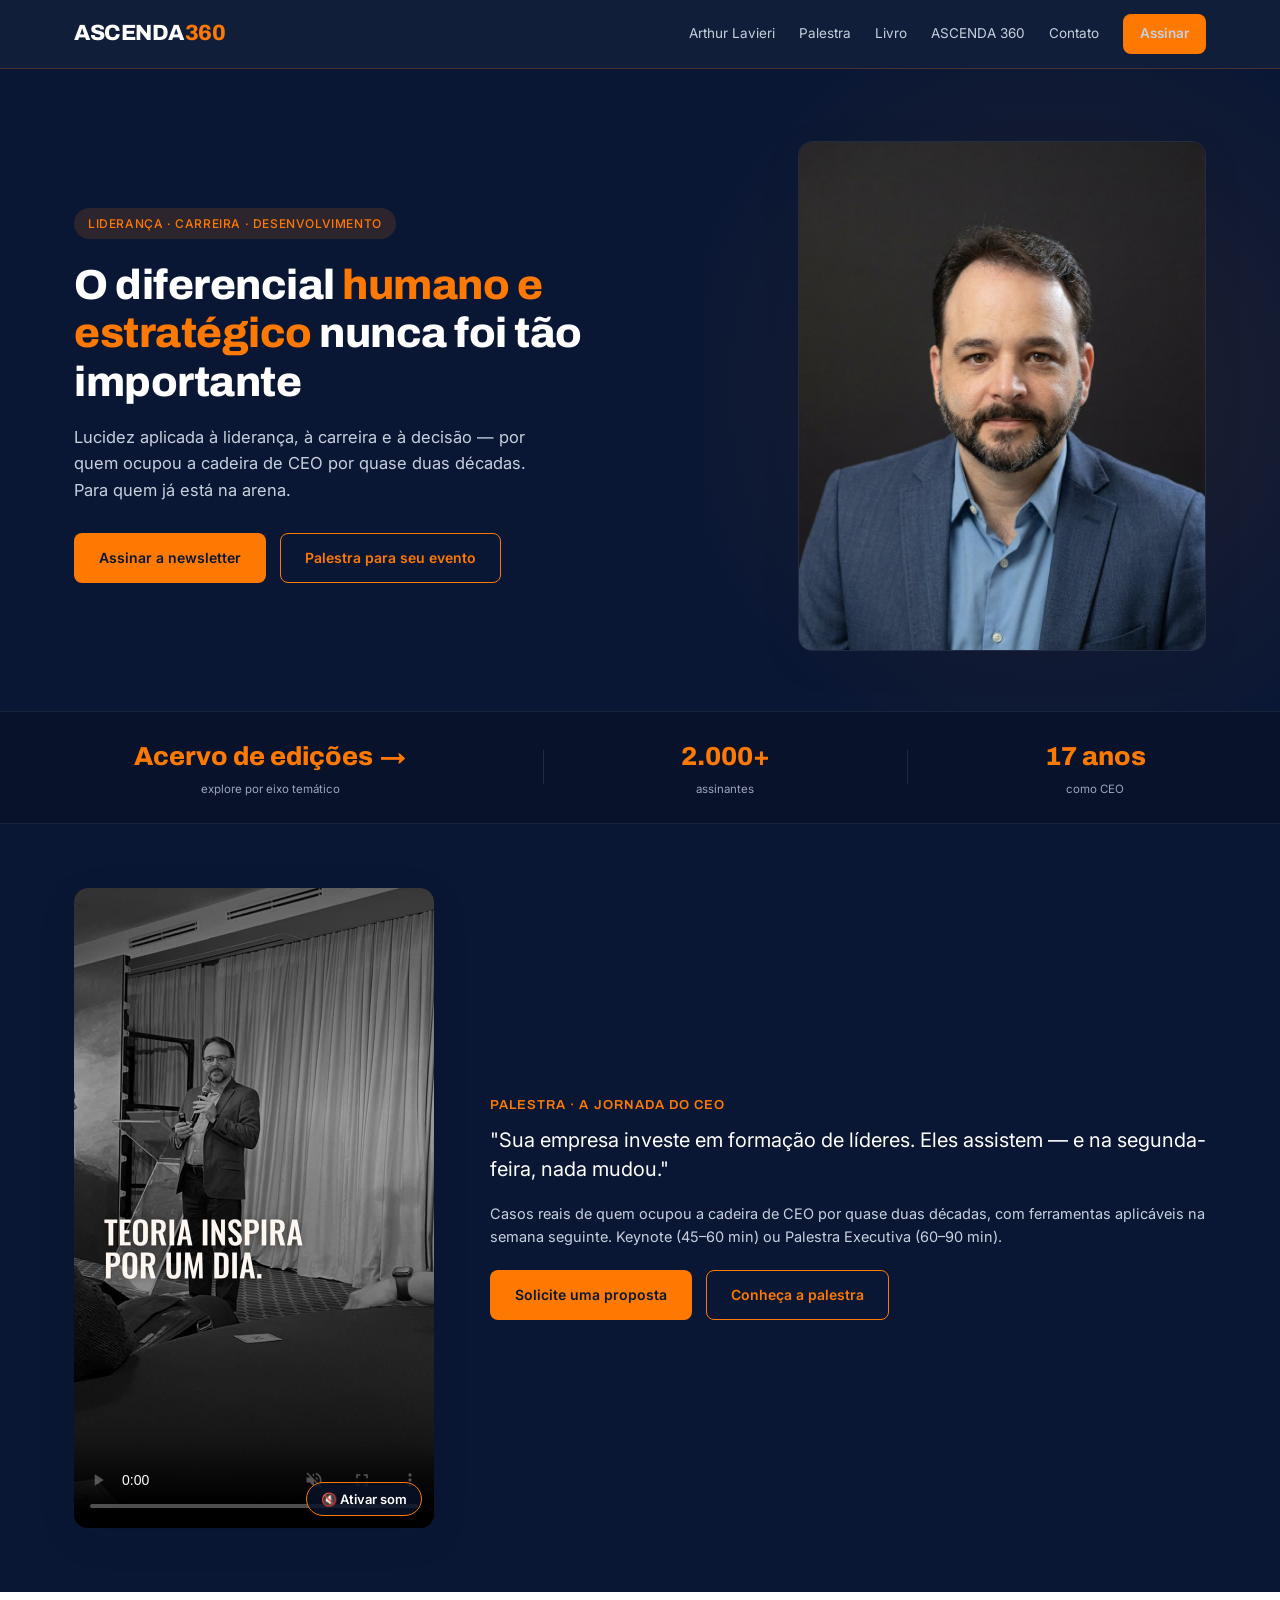
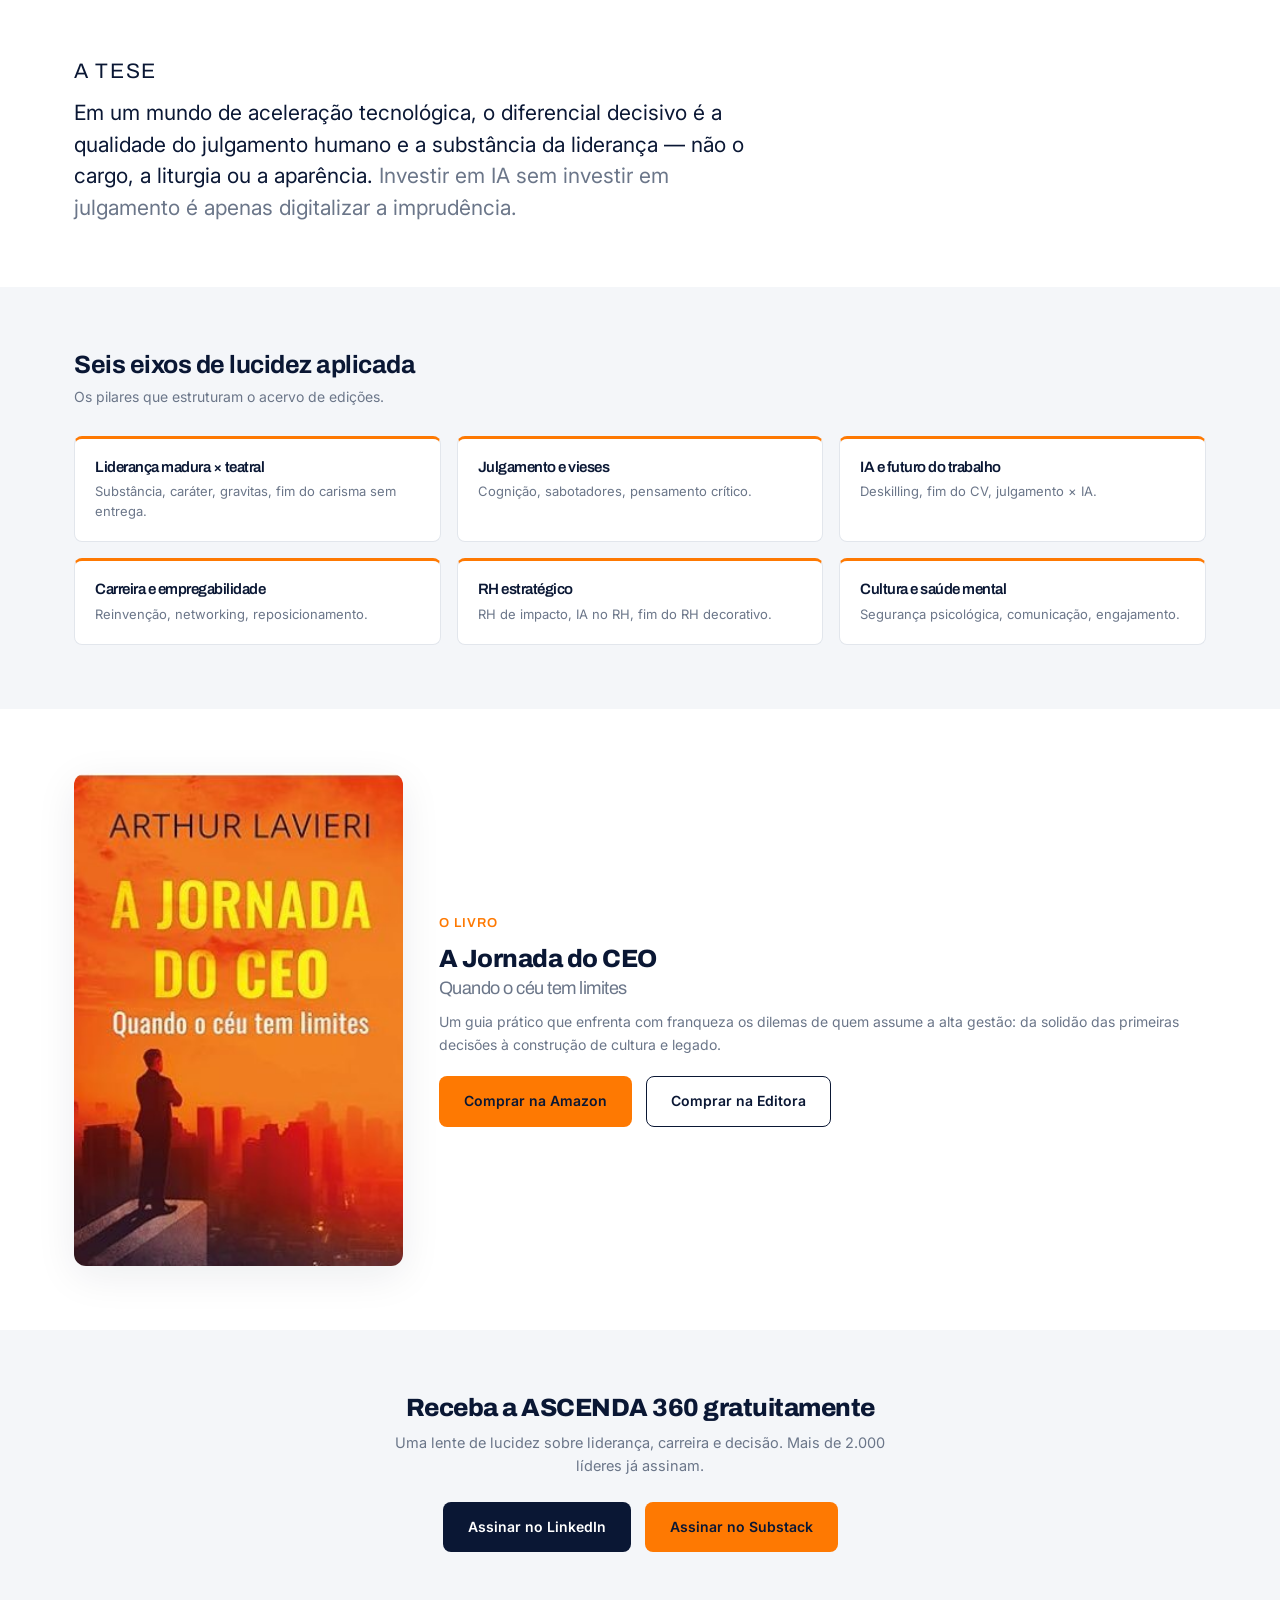
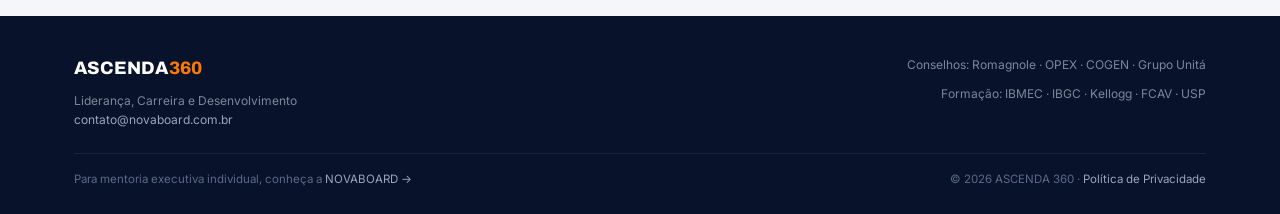
<file: index.html>
<!DOCTYPE html>
<html lang="pt-BR">
<head>
<meta charset="UTF-8">
<meta name="viewport" content="width=device-width, initial-scale=1.0">
<title>ASCENDA 360 — Liderança, Carreira e Desenvolvimento | Arthur Lavieri</title>
<meta name="description" content="Lucidez aplicada à liderança, carreira e decisão, por Arthur Lavieri — CEO por quase duas décadas, conselheiro e autor de A Jornada do CEO.">
<link rel="icon" type="image/png" href="img/favicon.png">
<link rel="apple-touch-icon" href="img/appicon.png">
<meta property="og:title" content="ASCENDA 360 — Liderança, Carreira e Desenvolvimento | Arthur Lavieri">
<meta property="og:description" content="Lucidez aplicada à liderança, carreira e decisão, por Arthur Lavieri — CEO por quase duas décadas, conselheiro e autor de A Jornada do CEO.">
<meta property="og:type" content="website">
<link rel="preconnect" href="https://fonts.googleapis.com">
<link rel="preconnect" href="https://fonts.gstatic.com" crossorigin>
<link href="https://fonts.googleapis.com/css2?family=Archivo:wght@400;600;700;800&family=Inter:wght@400;500;600&display=swap" rel="stylesheet">
<link rel="stylesheet" href="css/style.css?v=20261027">
</head>
<body>
<header class="site-header">
  <div class="wrap">
    <a href="index.html" class="brand"><span class="b-white">ASCENDA</span><span class="b-orange">360</span></a>
    <button class="nav-toggle" aria-label="Menu">☰</button>
    <nav class="nav">
      <a href="sobre.html">Arthur Lavieri</a>
      <a href="palestra.html">Palestra</a>
      <a href="livro.html">Livro</a>
      <a href="acervo.html">ASCENDA 360</a>
      <a href="contato.html">Contato</a>
      <a href="acervo.html" class="btn btn-primary btn-sm">Assinar</a>
    </nav>
  </div>
</header>

<section class="hero">
  <div class="wrap">
    <div>
      <span class="pill">LIDERANÇA · CARREIRA · DESENVOLVIMENTO</span>
      <h1>O diferencial <span class="hl">humano e estratégico</span> nunca foi tão importante</h1>
      <p class="lead">Lucidez aplicada à liderança, à carreira e à decisão — por quem ocupou a cadeira de CEO por quase duas décadas. Para quem já está na arena.</p>
      <div class="hero-cta">
        <a href="acervo.html" class="btn btn-primary">Assinar a newsletter</a>
        <a href="palestra.html" class="btn btn-ghost">Palestra para seu evento</a>
      </div>
    </div>
    <img class="hero-photo" src="img/arthur-profile.jpg" alt="Arthur Lavieri">
  </div>
</section>

<section class="proof">
  <div class="wrap">
    <a class="proof-item" href="acervo.html" style="text-decoration:none">
      <div class="proof-num">Acervo de edições <span aria-hidden="true">→</span></div>
      <div class="proof-label">explore por eixo temático</div>
    </a>
    <div class="proof-sep"></div>
    <div class="proof-item"><div class="proof-num">2.000+</div><div class="proof-label">assinantes</div></div>
    <div class="proof-sep"></div>
    <div class="proof-item"><div class="proof-num">17 anos</div><div class="proof-label">como CEO</div></div>
  </div>
</section>

<section class="section bg-navy video-destaque" id="palestra-video">
  <div class="wrap split s-video">
    <div class="video-frame">
      <video id="video-palestra" src="video/jornada-do-ceo-palestras.mp4" poster="img/jornada-do-ceo-poster.jpg"
        muted loop playsinline preload="metadata" aria-label="Vídeo: Palestras A Jornada do CEO, com Arthur Lavieri"></video>
      <button class="video-som" type="button" aria-pressed="false">🔇 Ativar som</button>
    </div>
    <div>
      <p class="kicker">Palestra · A Jornada do CEO</p>
      <p class="quote-lg">"Sua empresa investe em formação de líderes. Eles assistem — e na segunda-feira, nada mudou."</p>
      <p style="color:#C7D0DD;font-size:14.5px;margin-bottom:22px">Casos reais de quem ocupou a cadeira de CEO por quase duas décadas, com ferramentas aplicáveis na semana seguinte. Keynote (45–60 min) ou Palestra Executiva (60–90 min).</p>
      <div class="hero-cta">
        <a href="palestra.html" class="btn btn-primary">Solicite uma proposta</a>
        <a href="palestra.html" class="btn btn-ghost">Conheça a palestra</a>
      </div>
    </div>
  </div>
</section>

<section class="section bg-white these">
  <div class="wrap">
    <p class="kicker">A tese</p>
    <p>Em um mundo de aceleração tecnológica, o diferencial decisivo é a qualidade do julgamento humano e a substância da liderança — não o cargo, a liturgia ou a aparência. <span class="dim">Investir em IA sem investir em julgamento é apenas digitalizar a imprudência.</span></p>
  </div>
</section>

<section class="section bg-light">
  <div class="wrap">
    <h2 style="font-size:25px">Seis eixos de lucidez aplicada</h2>
    <p style="color:var(--muted);font-size:14px;margin-top:6px">Os pilares que estruturam o acervo de edições.</p>
    <div class="eixos-grid">
      <a class="eixo-card" href="acervo.html#lideranca"><h3>Liderança madura × teatral</h3><p>Substância, caráter, gravitas, fim do carisma sem entrega.</p></a>
      <a class="eixo-card" href="acervo.html#julgamento"><h3>Julgamento e vieses</h3><p>Cognição, sabotadores, pensamento crítico.</p></a>
      <a class="eixo-card" href="acervo.html#ia_trabalho"><h3>IA e futuro do trabalho</h3><p>Deskilling, fim do CV, julgamento × IA.</p></a>
      <a class="eixo-card" href="acervo.html#carreira"><h3>Carreira e empregabilidade</h3><p>Reinvenção, networking, reposicionamento.</p></a>
      <a class="eixo-card" href="acervo.html#rh"><h3>RH estratégico</h3><p>RH de impacto, IA no RH, fim do RH decorativo.</p></a>
      <a class="eixo-card" href="acervo.html#cultura"><h3>Cultura e saúde mental</h3><p>Segurança psicológica, comunicação, engajamento.</p></a>
    </div>
  </div>
</section>



<section class="section bg-white">
  <div class="wrap split s-6-14">
    <img class="book-cover" src="img/livro-capa.jpg" alt="Capa do livro A Jornada do CEO">
    <div>
      <p class="kicker">O livro</p>
      <h2 class="book-title">A Jornada do CEO<small>Quando o céu tem limites</small></h2>
      <p style="color:var(--muted);font-size:14px;margin-bottom:20px">Um guia prático que enfrenta com franqueza os dilemas de quem assume a alta gestão: da solidão das primeiras decisões à construção de cultura e legado.</p>
      <div class="hero-cta">
        <a href="https://www.amazon.com.br/dp/6585083938" target="_blank" rel="noopener" class="btn btn-primary">Comprar na Amazon</a>
        <a href="https://www.cincogatas.com.br/product-page/a-jornada-do-ceo-quando-o-c%C3%A9u-tem-limites" target="_blank" rel="noopener" class="btn btn-outline-dark">Comprar na Editora</a>
      </div>
    </div>
  </div>
</section>

<section class="section bg-light news-cta">
  <div class="wrap">
    <h2>Receba a ASCENDA 360 gratuitamente</h2>
    <p>Uma lente de lucidez sobre liderança, carreira e decisão. Mais de 2.000 líderes já assinam.</p>
    <div class="hero-cta">
      <a href="https://www.linkedin.com/newsletters/ascenda-360-7323420543641141248/" target="_blank" rel="noopener" class="btn btn-dark">Assinar no LinkedIn</a>
      <a href="https://ascenda360.substack.com/" target="_blank" rel="noopener" class="btn btn-primary">Assinar no Substack</a>
    </div>
  </div>
</section>
<footer class="site-footer">
  <div class="wrap">
    <div class="footer-top">
      <div>
        <div class="footer-brand"><span class="b-white" style="color:#fff">ASCENDA</span><span class="b-orange" style="color:var(--orange)">360</span></div>
        <p style="font-size:12px;color:#7C879D;line-height:1.6;margin:0">Liderança, Carreira e Desenvolvimento<br><a href="mailto:contato@novaboard.com.br" style="color:#9AA6BC">contato@novaboard.com.br</a></p>
      </div>
      <div class="footer-cols">
        <div style="margin-bottom:6px">Conselhos: Romagnole · OPEX · COGEN · Grupo Unitá</div>
        <div>Formação: IBMEC · IBGC · Kellogg · FCAV · USP</div>
      </div>
    </div>
    <div class="footer-bottom">
      <span>Para mentoria executiva individual, conheça a <a href="https://www.novaboard.com.br" target="_blank" rel="noopener">NOVABOARD →</a></span>
      <span>© 2026 ASCENDA 360 · <a href="privacidade.html">Política de Privacidade</a></span>
    </div>
  </div>
</footer>
<script src="js/main.js?v=20261027"></script>
</body>
</html>
</file>
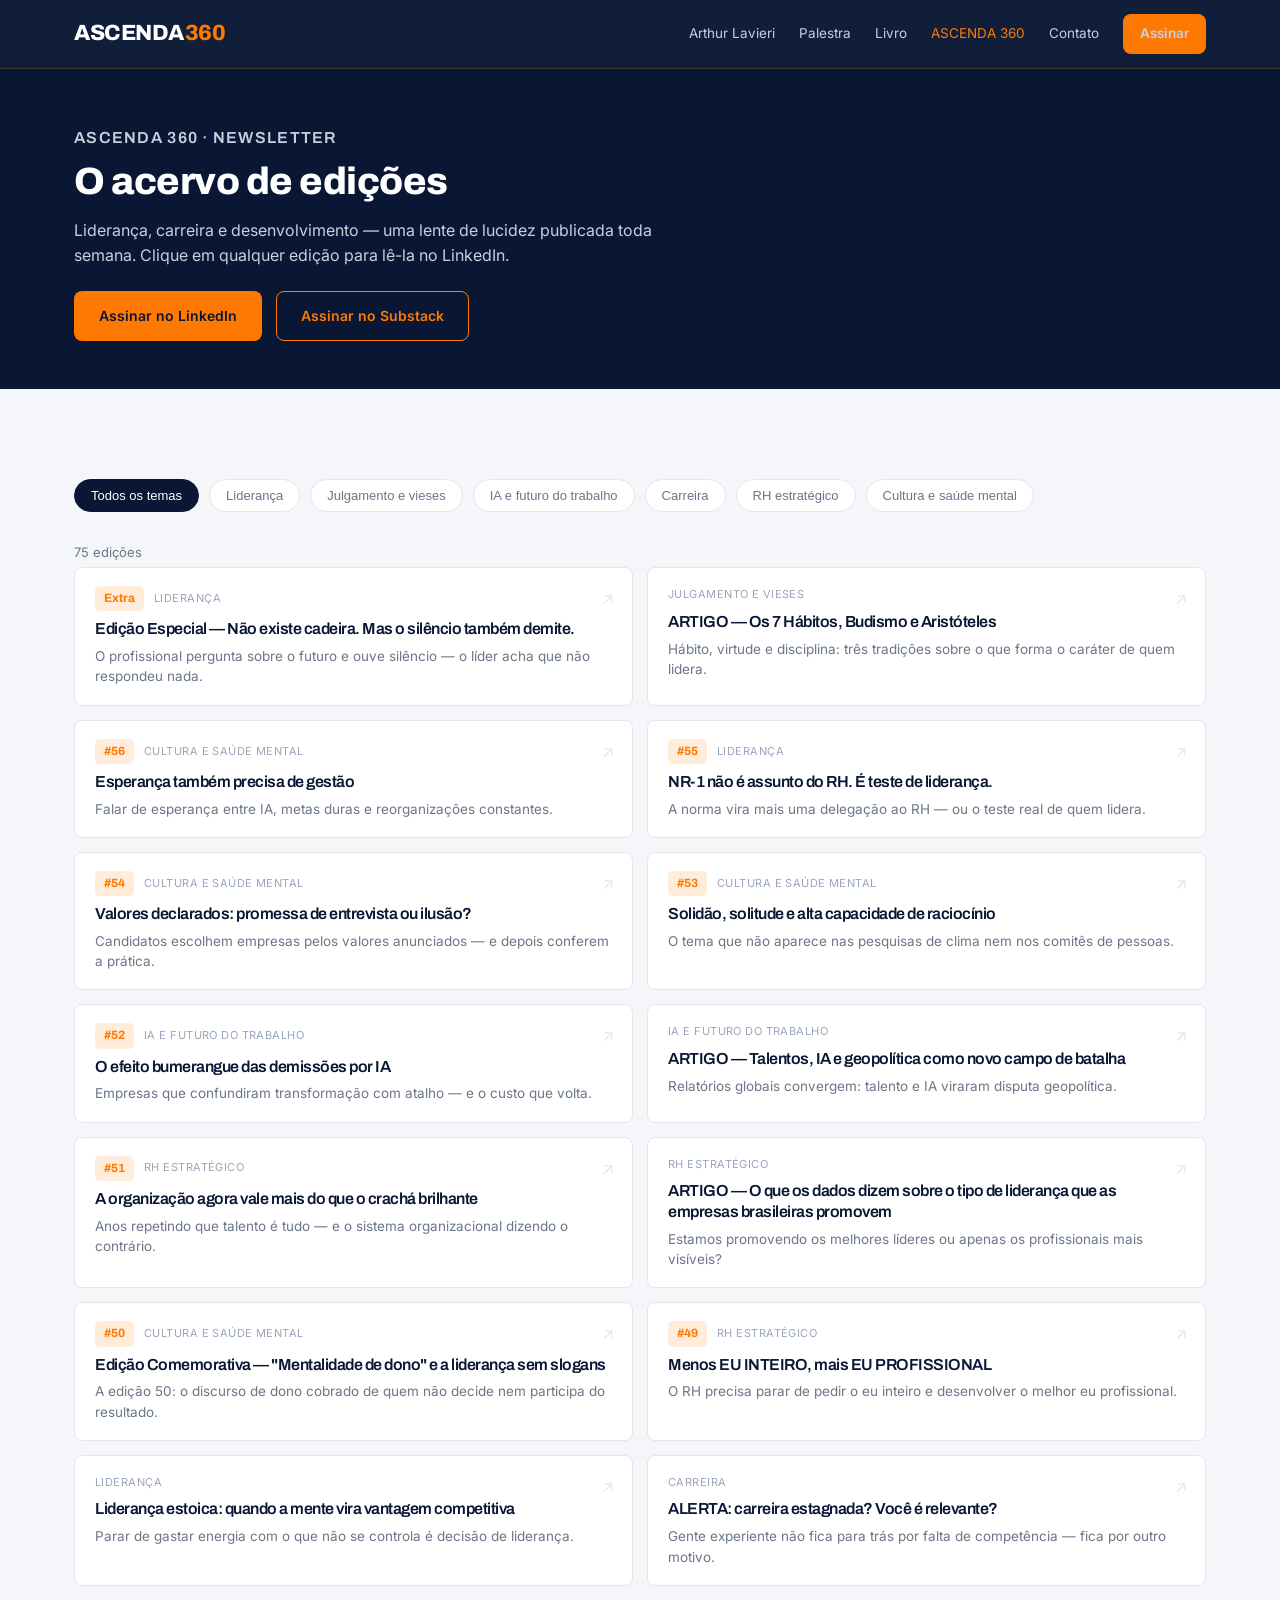
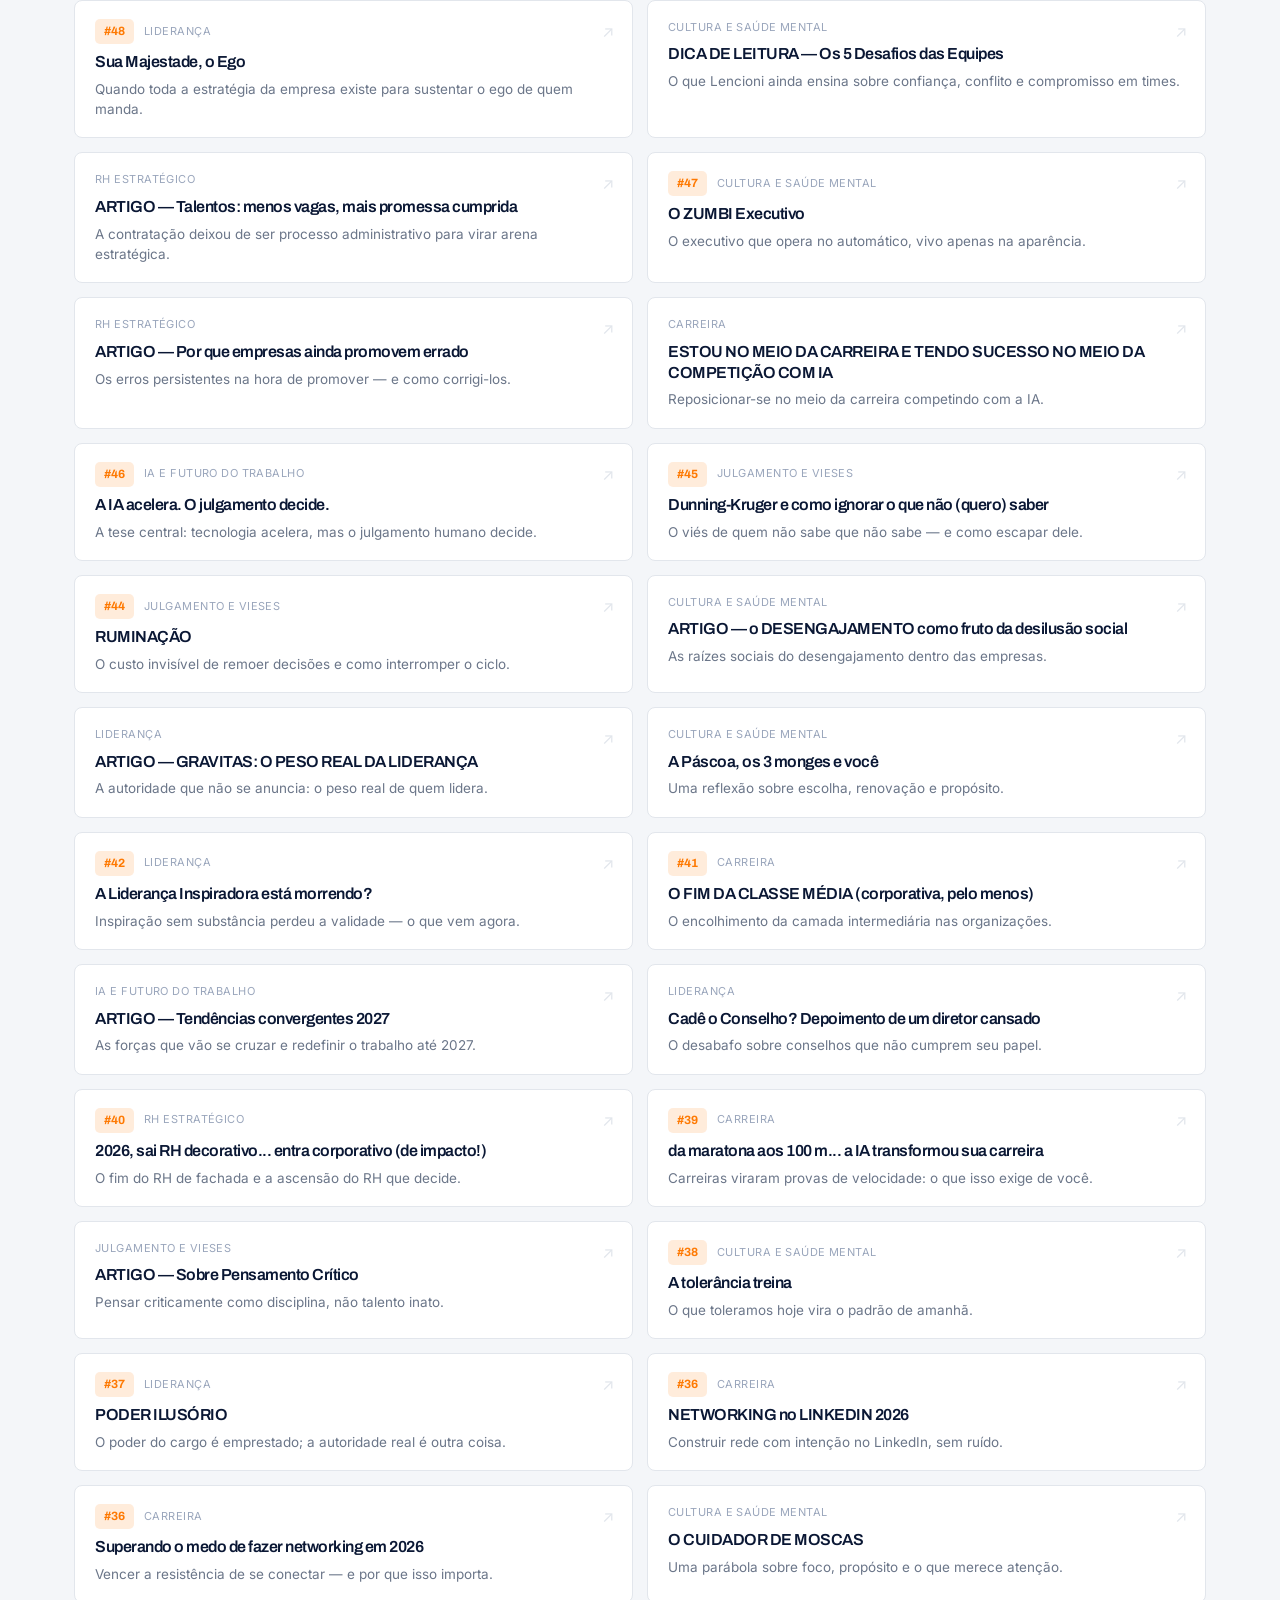
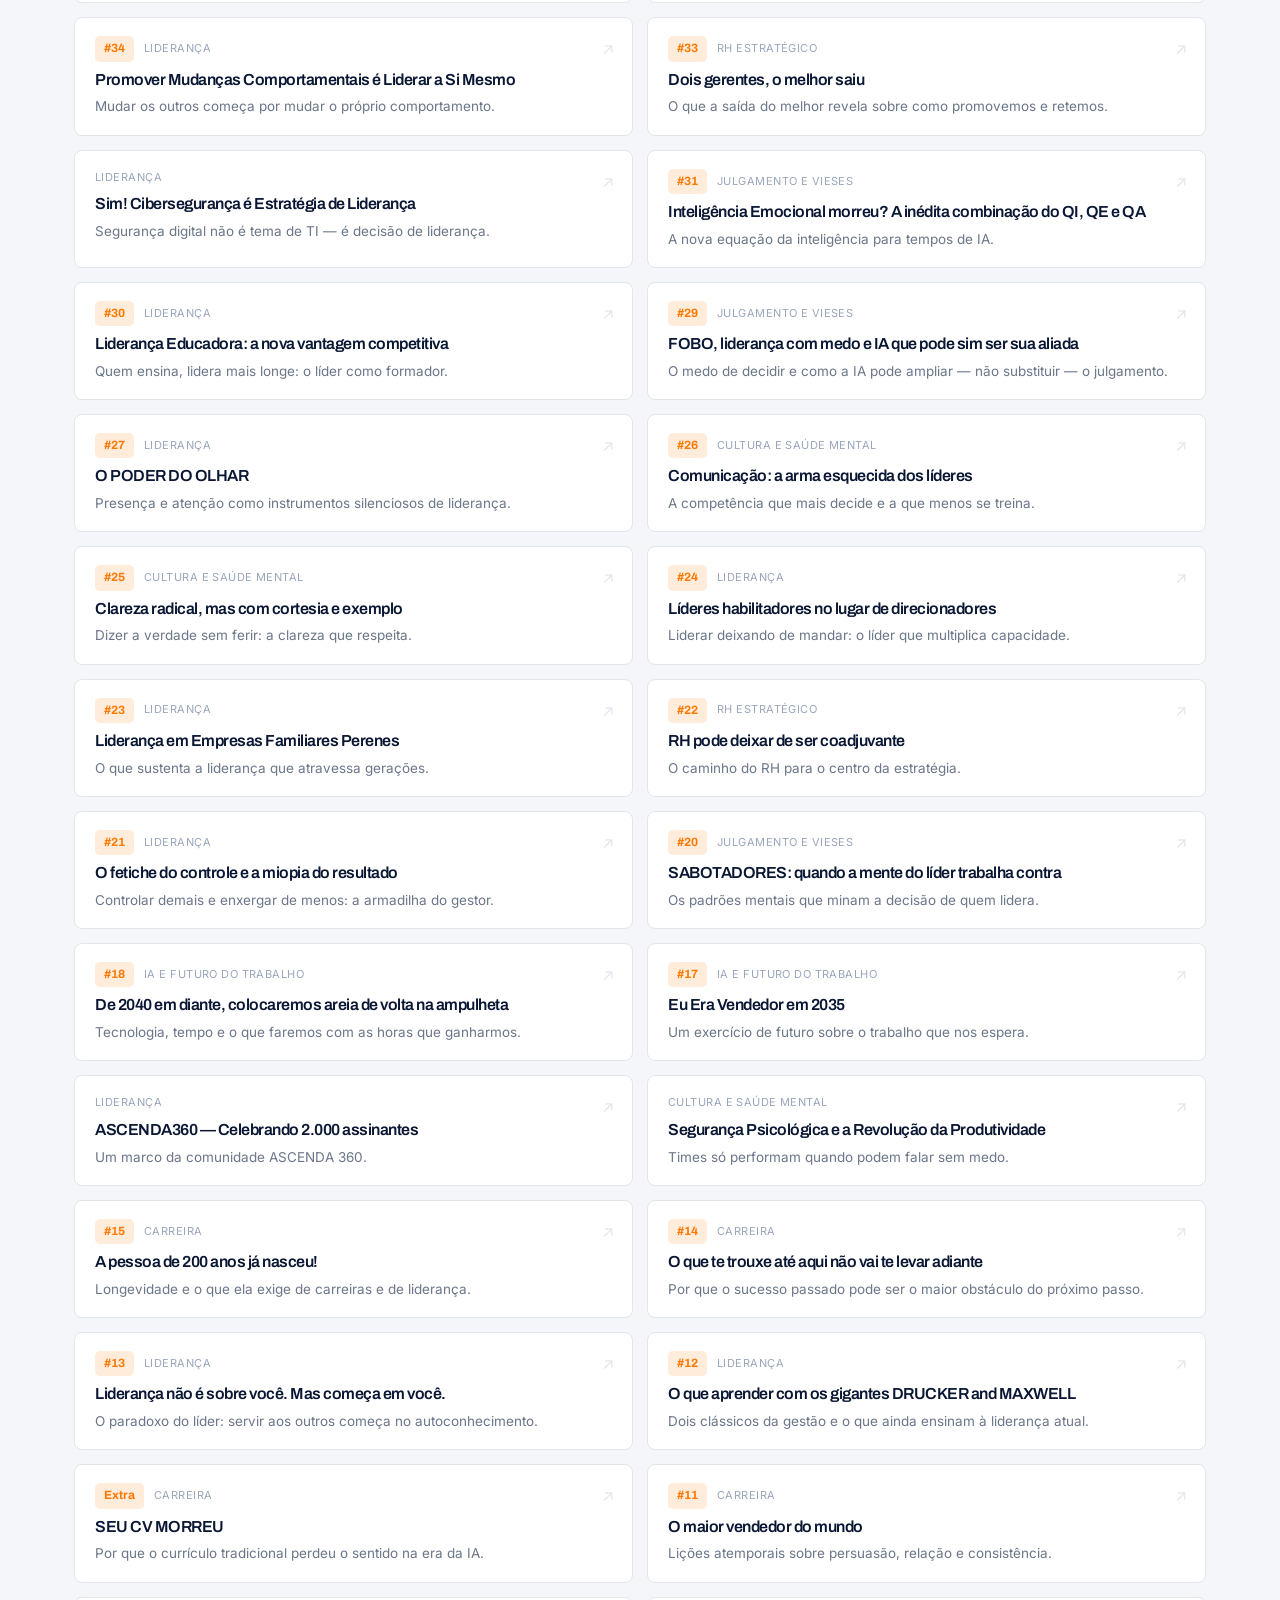
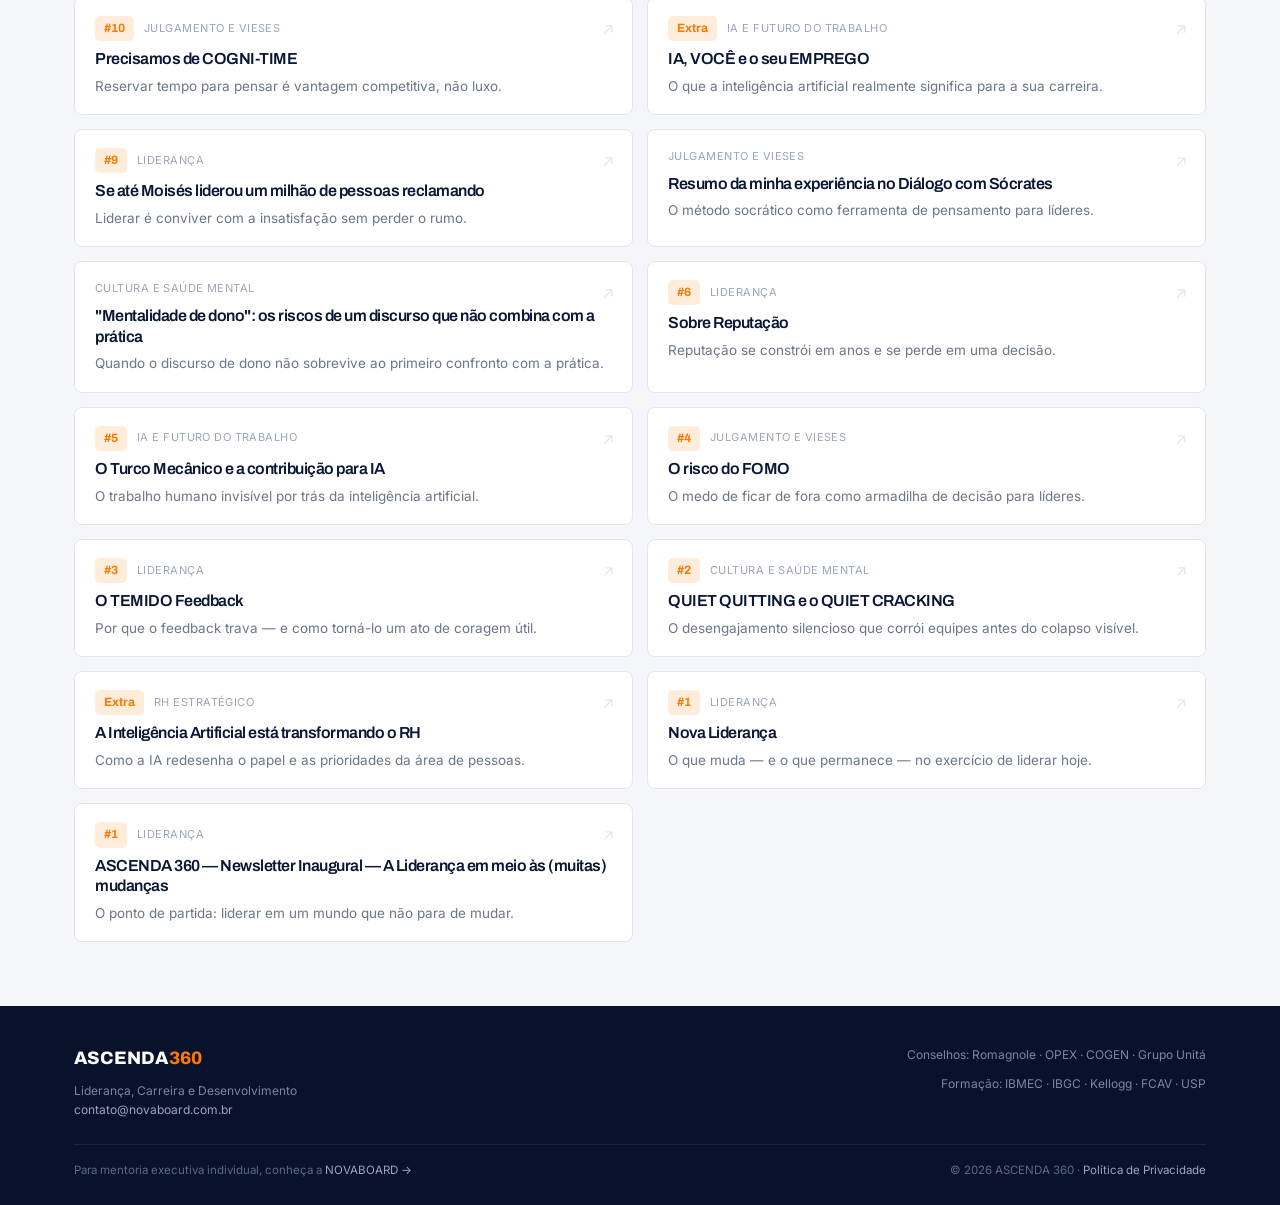
<file: acervo.html>
<!DOCTYPE html>
<html lang="pt-BR">
<head>
<meta charset="UTF-8">
<meta name="viewport" content="width=device-width, initial-scale=1.0">
<title>Acervo de edições — Newsletter ASCENDA 360 | Arthur Lavieri</title>
<meta name="description" content="Todas as edições da newsletter ASCENDA 360 sobre liderança, carreira e desenvolvimento, organizadas por tema.">
<link rel="icon" type="image/png" href="img/favicon.png">
<link rel="apple-touch-icon" href="img/appicon.png">
<meta property="og:title" content="Acervo de edições — Newsletter ASCENDA 360 | Arthur Lavieri">
<meta property="og:description" content="Todas as edições da newsletter ASCENDA 360 sobre liderança, carreira e desenvolvimento, organizadas por tema.">
<meta property="og:type" content="website">
<link rel="preconnect" href="https://fonts.googleapis.com">
<link rel="preconnect" href="https://fonts.gstatic.com" crossorigin>
<link href="https://fonts.googleapis.com/css2?family=Archivo:wght@400;600;700;800&family=Inter:wght@400;500;600&display=swap" rel="stylesheet">
<link rel="stylesheet" href="css/style.css?v=20261027">
</head>
<body>
<header class="site-header">
  <div class="wrap">
    <a href="index.html" class="brand"><span class="b-white">ASCENDA</span><span class="b-orange">360</span></a>
    <button class="nav-toggle" aria-label="Menu">☰</button>
    <nav class="nav">
      <a href="sobre.html">Arthur Lavieri</a>
      <a href="palestra.html">Palestra</a>
      <a href="livro.html">Livro</a>
      <a href="acervo.html" class="active">ASCENDA 360</a>
      <a href="contato.html">Contato</a>
      <a href="acervo.html" class="btn btn-primary btn-sm">Assinar</a>
    </nav>
  </div>
</header>

<section class="page-head">
  <div class="wrap"><p class="kicker">ASCENDA 360 · Newsletter</p>
  <h1>O acervo de edições</h1>
  <p>Liderança, carreira e desenvolvimento — uma lente de lucidez publicada toda semana. Clique em qualquer edição para lê-la no LinkedIn.</p>
  <div class="hero-cta" style="margin-top:22px">
    <a href="https://www.linkedin.com/newsletters/ascenda-360-7323420543641141248/" target="_blank" rel="noopener" class="btn btn-primary">Assinar no LinkedIn</a>
    <a href="https://ascenda360.substack.com/" target="_blank" rel="noopener" class="btn btn-ghost">Assinar no Substack</a>
  </div></div>
</section>
<section class="section bg-light">
  <div class="wrap">
    <div id="filtros" class="filtros"></div>
    <p id="acervo-count" class="acervo-count"></p>
    <div id="edicoes-grid" class="edicoes-grid"></div>
  </div>
</section>
<footer class="site-footer">
  <div class="wrap">
    <div class="footer-top">
      <div>
        <div class="footer-brand"><span class="b-white" style="color:#fff">ASCENDA</span><span class="b-orange" style="color:var(--orange)">360</span></div>
        <p style="font-size:12px;color:#7C879D;line-height:1.6;margin:0">Liderança, Carreira e Desenvolvimento<br><a href="mailto:contato@novaboard.com.br" style="color:#9AA6BC">contato@novaboard.com.br</a></p>
      </div>
      <div class="footer-cols">
        <div style="margin-bottom:6px">Conselhos: Romagnole · OPEX · COGEN · Grupo Unitá</div>
        <div>Formação: IBMEC · IBGC · Kellogg · FCAV · USP</div>
      </div>
    </div>
    <div class="footer-bottom">
      <span>Para mentoria executiva individual, conheça a <a href="https://www.novaboard.com.br" target="_blank" rel="noopener">NOVABOARD →</a></span>
      <span>© 2026 ASCENDA 360 · <a href="privacidade.html">Política de Privacidade</a></span>
    </div>
  </div>
</footer>
<script src="js/main.js?v=20261027"></script>
</body>
</html>
</file>
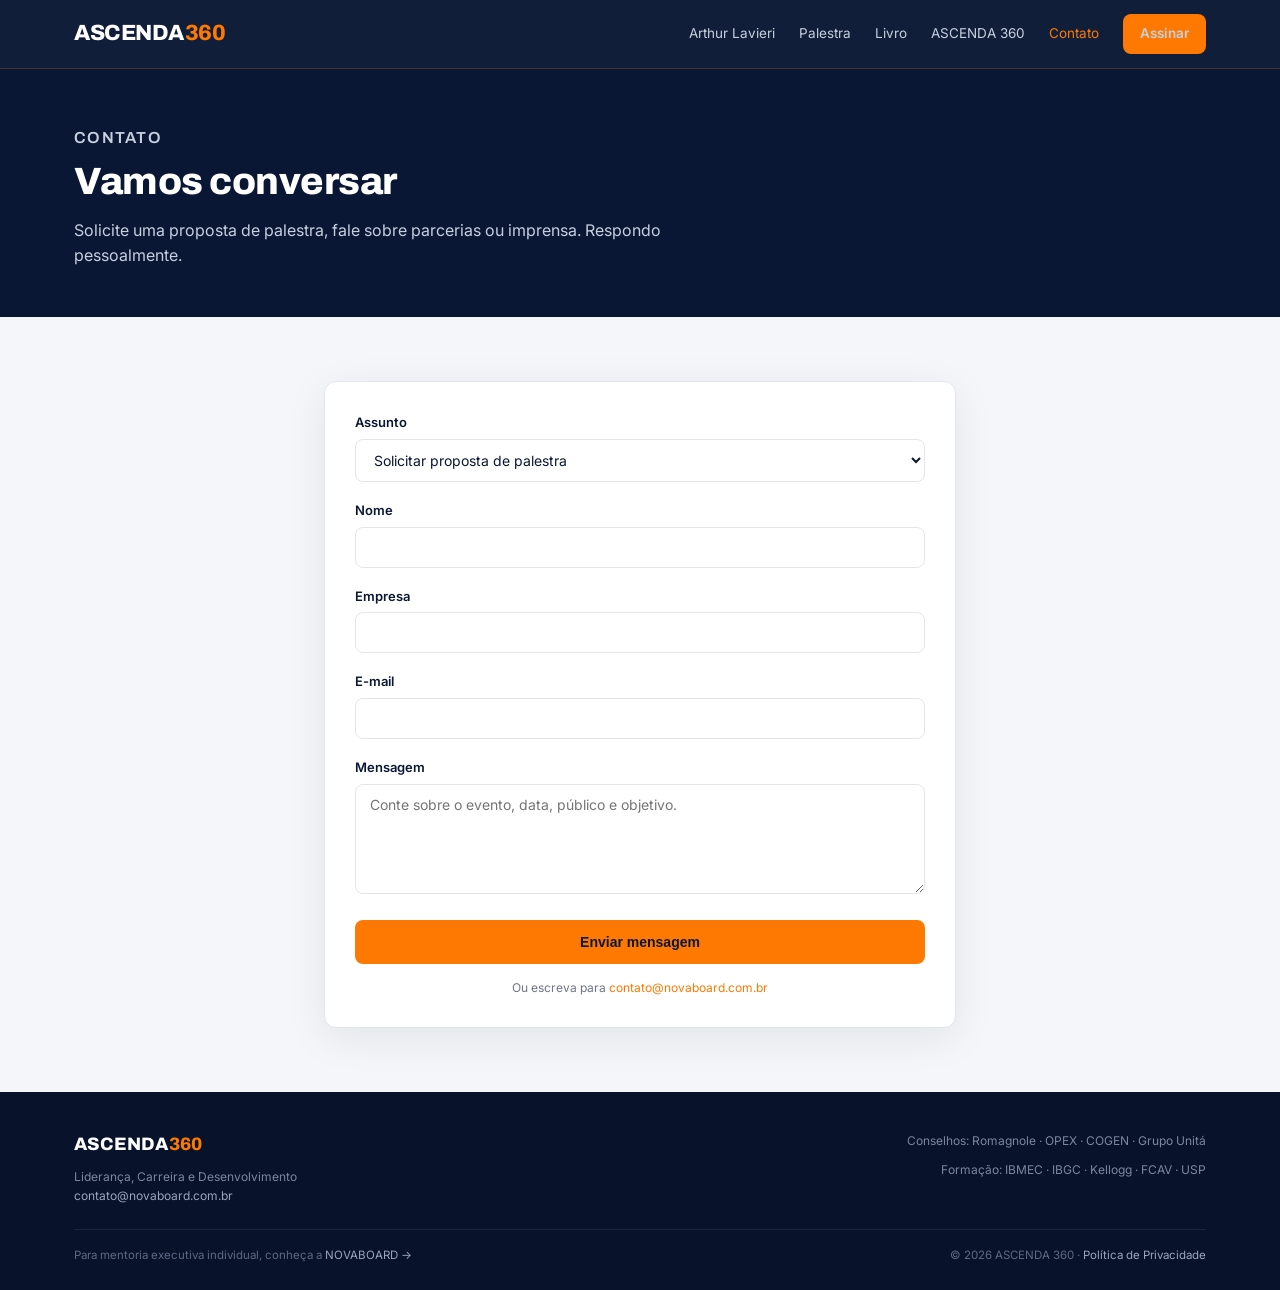
<file: contato.html>
<!DOCTYPE html>
<html lang="pt-BR">
<head>
<meta charset="UTF-8">
<meta name="viewport" content="width=device-width, initial-scale=1.0">
<title>Contato — ASCENDA 360 | Arthur Lavieri</title>
<meta name="description" content="Solicite uma proposta de palestra ou fale com Arthur Lavieri sobre parcerias e imprensa.">
<link rel="icon" type="image/png" href="img/favicon.png">
<link rel="apple-touch-icon" href="img/appicon.png">
<meta property="og:title" content="Contato — ASCENDA 360 | Arthur Lavieri">
<meta property="og:description" content="Solicite uma proposta de palestra ou fale com Arthur Lavieri sobre parcerias e imprensa.">
<meta property="og:type" content="website">
<link rel="preconnect" href="https://fonts.googleapis.com">
<link rel="preconnect" href="https://fonts.gstatic.com" crossorigin>
<link href="https://fonts.googleapis.com/css2?family=Archivo:wght@400;600;700;800&family=Inter:wght@400;500;600&display=swap" rel="stylesheet">
<link rel="stylesheet" href="css/style.css?v=20261027">
</head>
<body>
<header class="site-header">
  <div class="wrap">
    <a href="index.html" class="brand"><span class="b-white">ASCENDA</span><span class="b-orange">360</span></a>
    <button class="nav-toggle" aria-label="Menu">☰</button>
    <nav class="nav">
      <a href="sobre.html">Arthur Lavieri</a>
      <a href="palestra.html">Palestra</a>
      <a href="livro.html">Livro</a>
      <a href="acervo.html">ASCENDA 360</a>
      <a href="contato.html" class="active">Contato</a>
      <a href="acervo.html" class="btn btn-primary btn-sm">Assinar</a>
    </nav>
  </div>
</header>

<section class="page-head">
  <div class="wrap"><p class="kicker">Contato</p>
  <h1>Vamos conversar</h1>
  <p>Solicite uma proposta de palestra, fale sobre parcerias ou imprensa. Respondo pessoalmente.</p></div>
</section>
<section class="section bg-light">
  <div class="wrap" style="max-width:680px">
    <form class="form-card" action="https://formsubmit.co/contato@novaboard.com.br" method="POST">
      <input type="hidden" name="_subject" value="Novo contato pelo site ASCENDA 360">
      <input type="hidden" name="_template" value="table">
      <div class="field"><label>Assunto</label>
        <select name="Assunto"><option>Solicitar proposta de palestra</option><option>Imprensa</option><option>Parceria</option><option>Dúvida sobre a newsletter</option></select></div>
      <div class="field"><label>Nome</label><input type="text" name="Nome" required></div>
      <div class="field"><label>Empresa</label><input type="text" name="Empresa"></div>
      <div class="field"><label>E-mail</label><input type="email" name="Email" required></div>
      <div class="field"><label>Mensagem</label><textarea name="Mensagem" placeholder="Conte sobre o evento, data, público e objetivo." required></textarea></div>
      <button type="submit" class="btn btn-primary" style="width:100%;justify-content:center">Enviar mensagem</button>
      <p style="font-size:12px;color:var(--muted);margin-top:14px;text-align:center">Ou escreva para <a href="mailto:contato@novaboard.com.br" style="color:var(--orange)">contato@novaboard.com.br</a></p>
    </form>
  </div>
</section>
<footer class="site-footer">
  <div class="wrap">
    <div class="footer-top">
      <div>
        <div class="footer-brand"><span class="b-white" style="color:#fff">ASCENDA</span><span class="b-orange" style="color:var(--orange)">360</span></div>
        <p style="font-size:12px;color:#7C879D;line-height:1.6;margin:0">Liderança, Carreira e Desenvolvimento<br><a href="mailto:contato@novaboard.com.br" style="color:#9AA6BC">contato@novaboard.com.br</a></p>
      </div>
      <div class="footer-cols">
        <div style="margin-bottom:6px">Conselhos: Romagnole · OPEX · COGEN · Grupo Unitá</div>
        <div>Formação: IBMEC · IBGC · Kellogg · FCAV · USP</div>
      </div>
    </div>
    <div class="footer-bottom">
      <span>Para mentoria executiva individual, conheça a <a href="https://www.novaboard.com.br" target="_blank" rel="noopener">NOVABOARD →</a></span>
      <span>© 2026 ASCENDA 360 · <a href="privacidade.html">Política de Privacidade</a></span>
    </div>
  </div>
</footer>
<script src="js/main.js?v=20261027"></script>
</body>
</html>
</file>
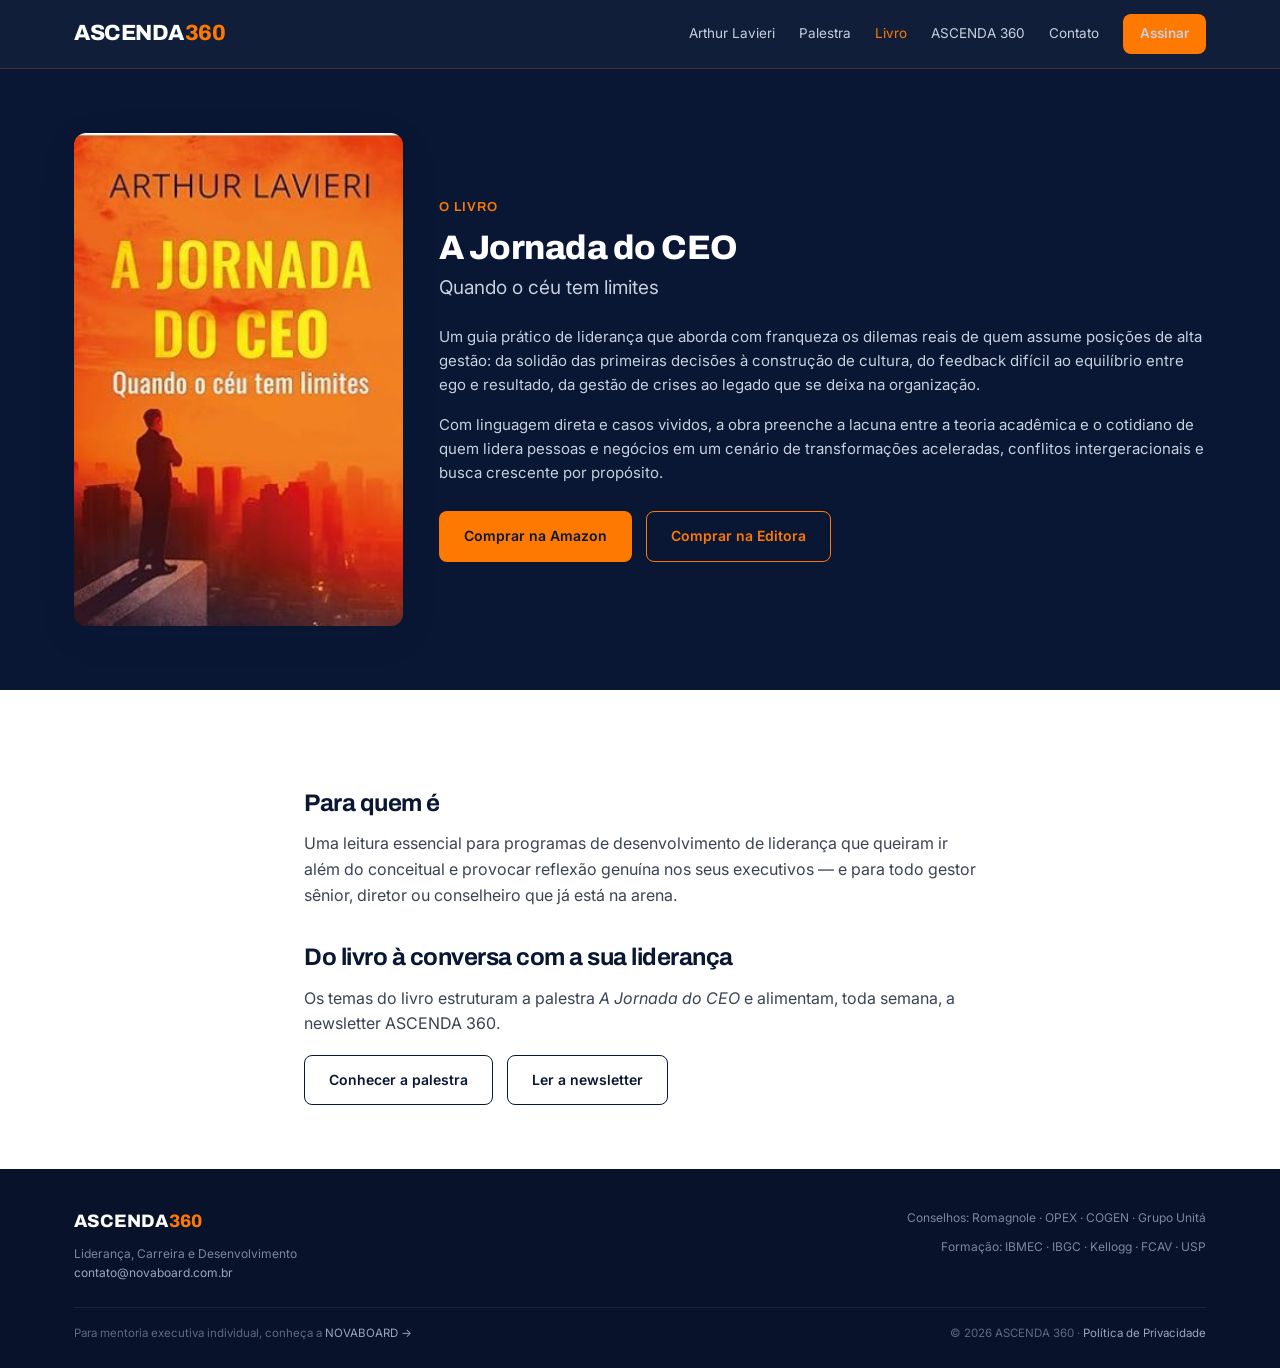
<file: livro.html>
<!DOCTYPE html>
<html lang="pt-BR">
<head>
<meta charset="UTF-8">
<meta name="viewport" content="width=device-width, initial-scale=1.0">
<title>A Jornada do CEO — Quando o céu tem limites | Arthur Lavieri</title>
<meta name="description" content="O livro de Arthur Lavieri sobre os dilemas reais da alta gestão. Disponível na Amazon e na editora Cinco Gatas.">
<link rel="icon" type="image/png" href="img/favicon.png">
<link rel="apple-touch-icon" href="img/appicon.png">
<meta property="og:title" content="A Jornada do CEO — Quando o céu tem limites | Arthur Lavieri">
<meta property="og:description" content="O livro de Arthur Lavieri sobre os dilemas reais da alta gestão. Disponível na Amazon e na editora Cinco Gatas.">
<meta property="og:type" content="website">
<link rel="preconnect" href="https://fonts.googleapis.com">
<link rel="preconnect" href="https://fonts.gstatic.com" crossorigin>
<link href="https://fonts.googleapis.com/css2?family=Archivo:wght@400;600;700;800&family=Inter:wght@400;500;600&display=swap" rel="stylesheet">
<link rel="stylesheet" href="css/style.css?v=20261027">
</head>
<body>
<header class="site-header">
  <div class="wrap">
    <a href="index.html" class="brand"><span class="b-white">ASCENDA</span><span class="b-orange">360</span></a>
    <button class="nav-toggle" aria-label="Menu">☰</button>
    <nav class="nav">
      <a href="sobre.html">Arthur Lavieri</a>
      <a href="palestra.html">Palestra</a>
      <a href="livro.html" class="active">Livro</a>
      <a href="acervo.html">ASCENDA 360</a>
      <a href="contato.html">Contato</a>
      <a href="acervo.html" class="btn btn-primary btn-sm">Assinar</a>
    </nav>
  </div>
</header>

<section class="section bg-navy" style="padding-top:64px">
  <div class="wrap split s-6-14">
    <img class="book-cover" src="img/livro-capa.jpg" alt="Capa do livro A Jornada do CEO">
    <div>
      <p class="kicker">O livro</p>
      <h1 style="color:#fff;font-size:34px;font-weight:800;margin-bottom:6px">A Jornada do CEO</h1>
      <p style="color:#C7D0DD;font-size:19px;margin-bottom:22px">Quando o céu tem limites</p>
      <p style="color:#C7D0DD;font-size:15px;margin-bottom:16px">Um guia prático de liderança que aborda com franqueza os dilemas reais de quem assume posições de alta gestão: da solidão das primeiras decisões à construção de cultura, do feedback difícil ao equilíbrio entre ego e resultado, da gestão de crises ao legado que se deixa na organização.</p>
      <p style="color:#C7D0DD;font-size:15px;margin-bottom:26px">Com linguagem direta e casos vividos, a obra preenche a lacuna entre a teoria acadêmica e o cotidiano de quem lidera pessoas e negócios em um cenário de transformações aceleradas, conflitos intergeracionais e busca crescente por propósito.</p>
      <div class="hero-cta">
        <a href="https://www.amazon.com.br/dp/6585083938" target="_blank" rel="noopener" class="btn btn-primary">Comprar na Amazon</a>
        <a href="https://www.cincogatas.com.br/product-page/a-jornada-do-ceo-quando-o-c%C3%A9u-tem-limites" target="_blank" rel="noopener" class="btn btn-ghost">Comprar na Editora</a>
      </div>
    </div>
  </div>
</section>
<section class="section bg-white">
  <div class="wrap prose">
    <h2>Para quem é</h2>
    <p>Uma leitura essencial para programas de desenvolvimento de liderança que queiram ir além do conceitual e provocar reflexão genuína nos seus executivos — e para todo gestor sênior, diretor ou conselheiro que já está na arena.</p>
    <h2>Do livro à conversa com a sua liderança</h2>
    <p>Os temas do livro estruturam a palestra <em>A Jornada do CEO</em> e alimentam, toda semana, a newsletter ASCENDA 360.</p>
    <div class="hero-cta">
      <a href="palestra.html" class="btn btn-outline-dark">Conhecer a palestra</a>
      <a href="acervo.html" class="btn btn-outline-dark">Ler a newsletter</a>
    </div>
  </div>
</section>
<footer class="site-footer">
  <div class="wrap">
    <div class="footer-top">
      <div>
        <div class="footer-brand"><span class="b-white" style="color:#fff">ASCENDA</span><span class="b-orange" style="color:var(--orange)">360</span></div>
        <p style="font-size:12px;color:#7C879D;line-height:1.6;margin:0">Liderança, Carreira e Desenvolvimento<br><a href="mailto:contato@novaboard.com.br" style="color:#9AA6BC">contato@novaboard.com.br</a></p>
      </div>
      <div class="footer-cols">
        <div style="margin-bottom:6px">Conselhos: Romagnole · OPEX · COGEN · Grupo Unitá</div>
        <div>Formação: IBMEC · IBGC · Kellogg · FCAV · USP</div>
      </div>
    </div>
    <div class="footer-bottom">
      <span>Para mentoria executiva individual, conheça a <a href="https://www.novaboard.com.br" target="_blank" rel="noopener">NOVABOARD →</a></span>
      <span>© 2026 ASCENDA 360 · <a href="privacidade.html">Política de Privacidade</a></span>
    </div>
  </div>
</footer>
<script src="js/main.js?v=20261027"></script>
</body>
</html>
</file>
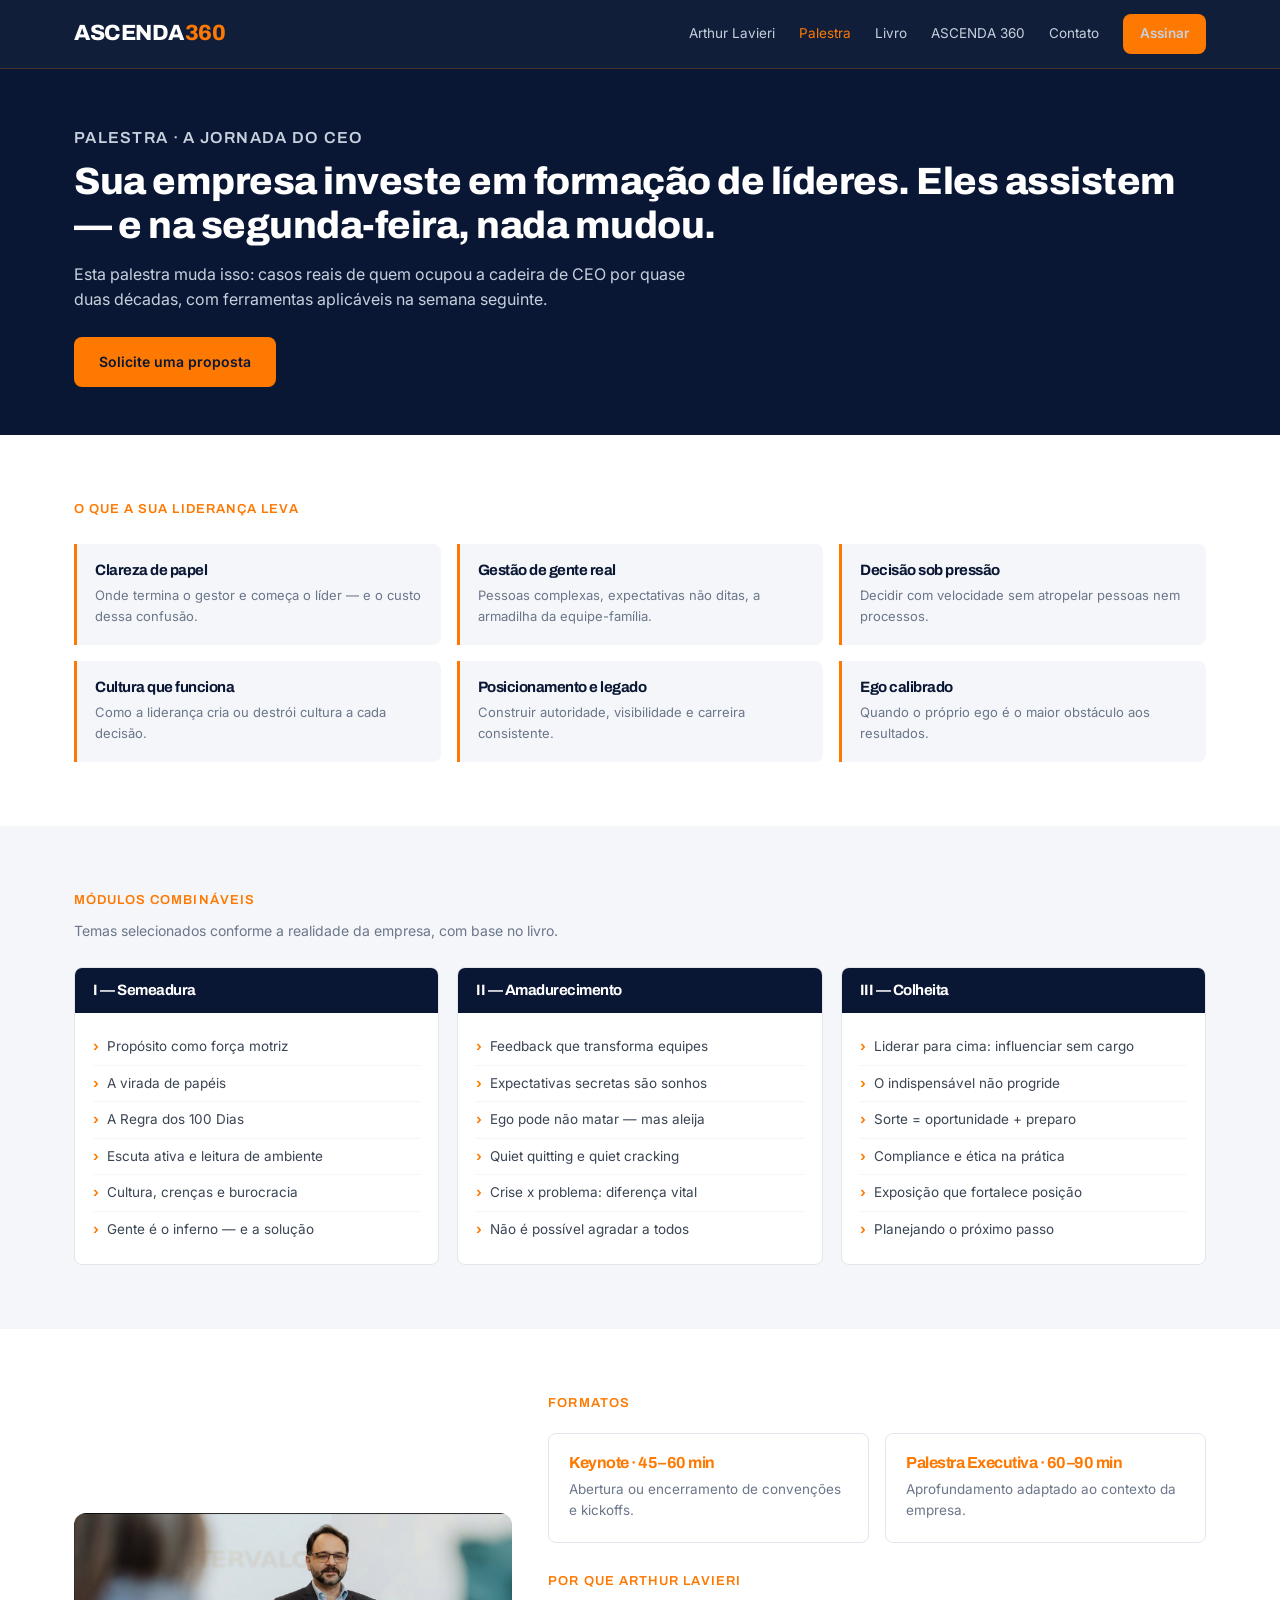
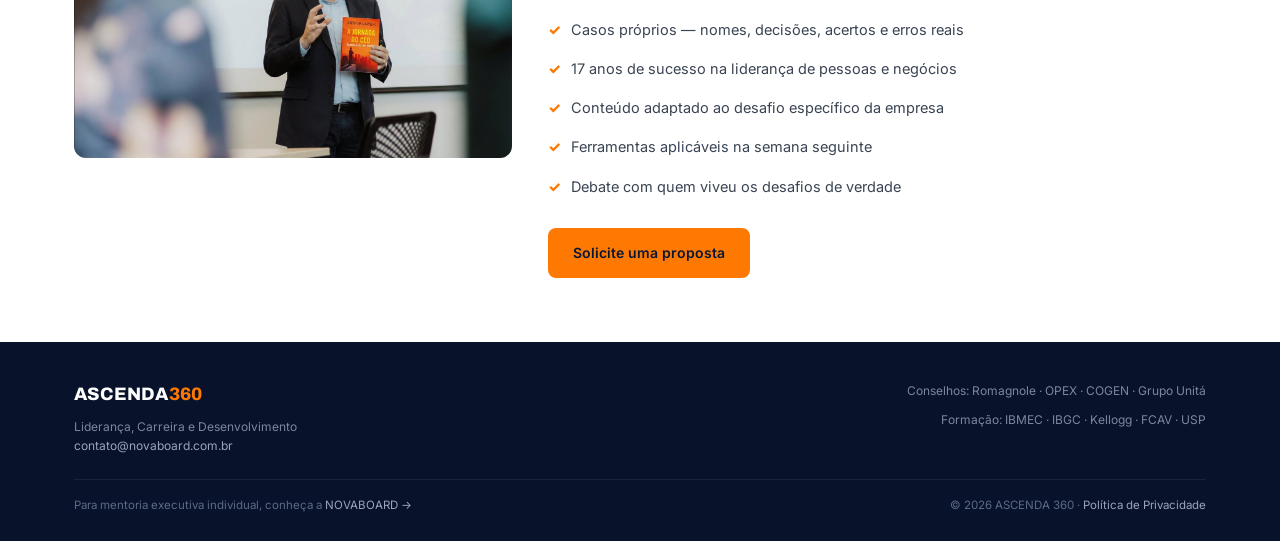
<file: palestra.html>
<!DOCTYPE html>
<html lang="pt-BR">
<head>
<meta charset="UTF-8">
<meta name="viewport" content="width=device-width, initial-scale=1.0">
<title>Palestra A Jornada do CEO — Arthur Lavieri | ASCENDA 360</title>
<meta name="description" content="Palestra executiva sobre liderança com casos reais de quem foi CEO por quase duas décadas. Keynote 45–60 min ou Executiva 60–90 min.">
<link rel="icon" type="image/png" href="img/favicon.png">
<link rel="apple-touch-icon" href="img/appicon.png">
<meta property="og:title" content="Palestra A Jornada do CEO — Arthur Lavieri | ASCENDA 360">
<meta property="og:description" content="Palestra executiva sobre liderança com casos reais de quem foi CEO por quase duas décadas. Keynote 45–60 min ou Executiva 60–90 min.">
<meta property="og:type" content="website">
<link rel="preconnect" href="https://fonts.googleapis.com">
<link rel="preconnect" href="https://fonts.gstatic.com" crossorigin>
<link href="https://fonts.googleapis.com/css2?family=Archivo:wght@400;600;700;800&family=Inter:wght@400;500;600&display=swap" rel="stylesheet">
<link rel="stylesheet" href="css/style.css?v=20261027">
</head>
<body>
<header class="site-header">
  <div class="wrap">
    <a href="index.html" class="brand"><span class="b-white">ASCENDA</span><span class="b-orange">360</span></a>
    <button class="nav-toggle" aria-label="Menu">☰</button>
    <nav class="nav">
      <a href="sobre.html">Arthur Lavieri</a>
      <a href="palestra.html" class="active">Palestra</a>
      <a href="livro.html">Livro</a>
      <a href="acervo.html">ASCENDA 360</a>
      <a href="contato.html">Contato</a>
      <a href="acervo.html" class="btn btn-primary btn-sm">Assinar</a>
    </nav>
  </div>
</header>

<section class="page-head">
  <div class="wrap"><p class="kicker">Palestra · A Jornada do CEO</p>
  <h1>Sua empresa investe em formação de líderes. Eles assistem — e na segunda-feira, nada mudou.</h1>
  <p>Esta palestra muda isso: casos reais de quem ocupou a cadeira de CEO por quase duas décadas, com ferramentas aplicáveis na semana seguinte.</p>
  <div class="hero-cta" style="margin-top:24px"><a href="contato.html" class="btn btn-primary">Solicite uma proposta</a></div></div>
</section>

<section class="section bg-white">
  <div class="wrap">
    <p class="kicker">O que a sua liderança leva</p>
    <div class="leva-grid">
      <div class="leva-card"><h3>Clareza de papel</h3><p>Onde termina o gestor e começa o líder — e o custo dessa confusão.</p></div>
      <div class="leva-card"><h3>Gestão de gente real</h3><p>Pessoas complexas, expectativas não ditas, a armadilha da equipe-família.</p></div>
      <div class="leva-card"><h3>Decisão sob pressão</h3><p>Decidir com velocidade sem atropelar pessoas nem processos.</p></div>
      <div class="leva-card"><h3>Cultura que funciona</h3><p>Como a liderança cria ou destrói cultura a cada decisão.</p></div>
      <div class="leva-card"><h3>Posicionamento e legado</h3><p>Construir autoridade, visibilidade e carreira consistente.</p></div>
      <div class="leva-card"><h3>Ego calibrado</h3><p>Quando o próprio ego é o maior obstáculo aos resultados.</p></div>
    </div>
  </div>
</section>

<section class="section bg-light">
  <div class="wrap">
    <p class="kicker">Módulos combináveis</p>
    <p style="color:var(--muted);font-size:14px;max-width:620px">Temas selecionados conforme a realidade da empresa, com base no livro.</p>
    <div class="mod-grid">
      <div class="mod-col"><h3>I — Semeadura</h3><ul>
        <li>Propósito como força motriz</li><li>A virada de papéis</li><li>A Regra dos 100 Dias</li>
        <li>Escuta ativa e leitura de ambiente</li><li>Cultura, crenças e burocracia</li><li>Gente é o inferno — e a solução</li></ul></div>
      <div class="mod-col"><h3>II — Amadurecimento</h3><ul>
        <li>Feedback que transforma equipes</li><li>Expectativas secretas são sonhos</li><li>Ego pode não matar — mas aleija</li>
        <li>Quiet quitting e quiet cracking</li><li>Crise x problema: diferença vital</li><li>Não é possível agradar a todos</li></ul></div>
      <div class="mod-col"><h3>III — Colheita</h3><ul>
        <li>Liderar para cima: influenciar sem cargo</li><li>O indispensável não progride</li><li>Sorte = oportunidade + preparo</li>
        <li>Compliance e ética na prática</li><li>Exposição que fortalece posição</li><li>Planejando o próximo passo</li></ul></div>
    </div>
  </div>
</section>

<section class="section bg-white">
  <div class="wrap split s-8-12">
    <img src="img/arthur-palestra.jpg" alt="Arthur Lavieri em palestra">
    <div>
      <p class="kicker">Formatos</p>
      <div class="formatos">
        <div class="formato"><h3>Keynote · 45–60 min</h3><p>Abertura ou encerramento de convenções e kickoffs.</p></div>
        <div class="formato"><h3>Palestra Executiva · 60–90 min</h3><p>Aprofundamento adaptado ao contexto da empresa.</p></div>
      </div>
      <p class="kicker" style="margin-top:28px">Por que Arthur Lavieri</p>
      <ul class="checklist">
        <li>Casos próprios — nomes, decisões, acertos e erros reais</li>
        <li>17 anos de sucesso na liderança de pessoas e negócios</li>
        <li>Conteúdo adaptado ao desafio específico da empresa</li>
        <li>Ferramentas aplicáveis na semana seguinte</li>
        <li>Debate com quem viveu os desafios de verdade</li>
      </ul>
      <div class="hero-cta" style="margin-top:22px"><a href="contato.html" class="btn btn-primary">Solicite uma proposta</a></div>
    </div>
  </div>
</section>
<footer class="site-footer">
  <div class="wrap">
    <div class="footer-top">
      <div>
        <div class="footer-brand"><span class="b-white" style="color:#fff">ASCENDA</span><span class="b-orange" style="color:var(--orange)">360</span></div>
        <p style="font-size:12px;color:#7C879D;line-height:1.6;margin:0">Liderança, Carreira e Desenvolvimento<br><a href="mailto:contato@novaboard.com.br" style="color:#9AA6BC">contato@novaboard.com.br</a></p>
      </div>
      <div class="footer-cols">
        <div style="margin-bottom:6px">Conselhos: Romagnole · OPEX · COGEN · Grupo Unitá</div>
        <div>Formação: IBMEC · IBGC · Kellogg · FCAV · USP</div>
      </div>
    </div>
    <div class="footer-bottom">
      <span>Para mentoria executiva individual, conheça a <a href="https://www.novaboard.com.br" target="_blank" rel="noopener">NOVABOARD →</a></span>
      <span>© 2026 ASCENDA 360 · <a href="privacidade.html">Política de Privacidade</a></span>
    </div>
  </div>
</footer>
<script src="js/main.js?v=20261027"></script>
</body>
</html>
</file>
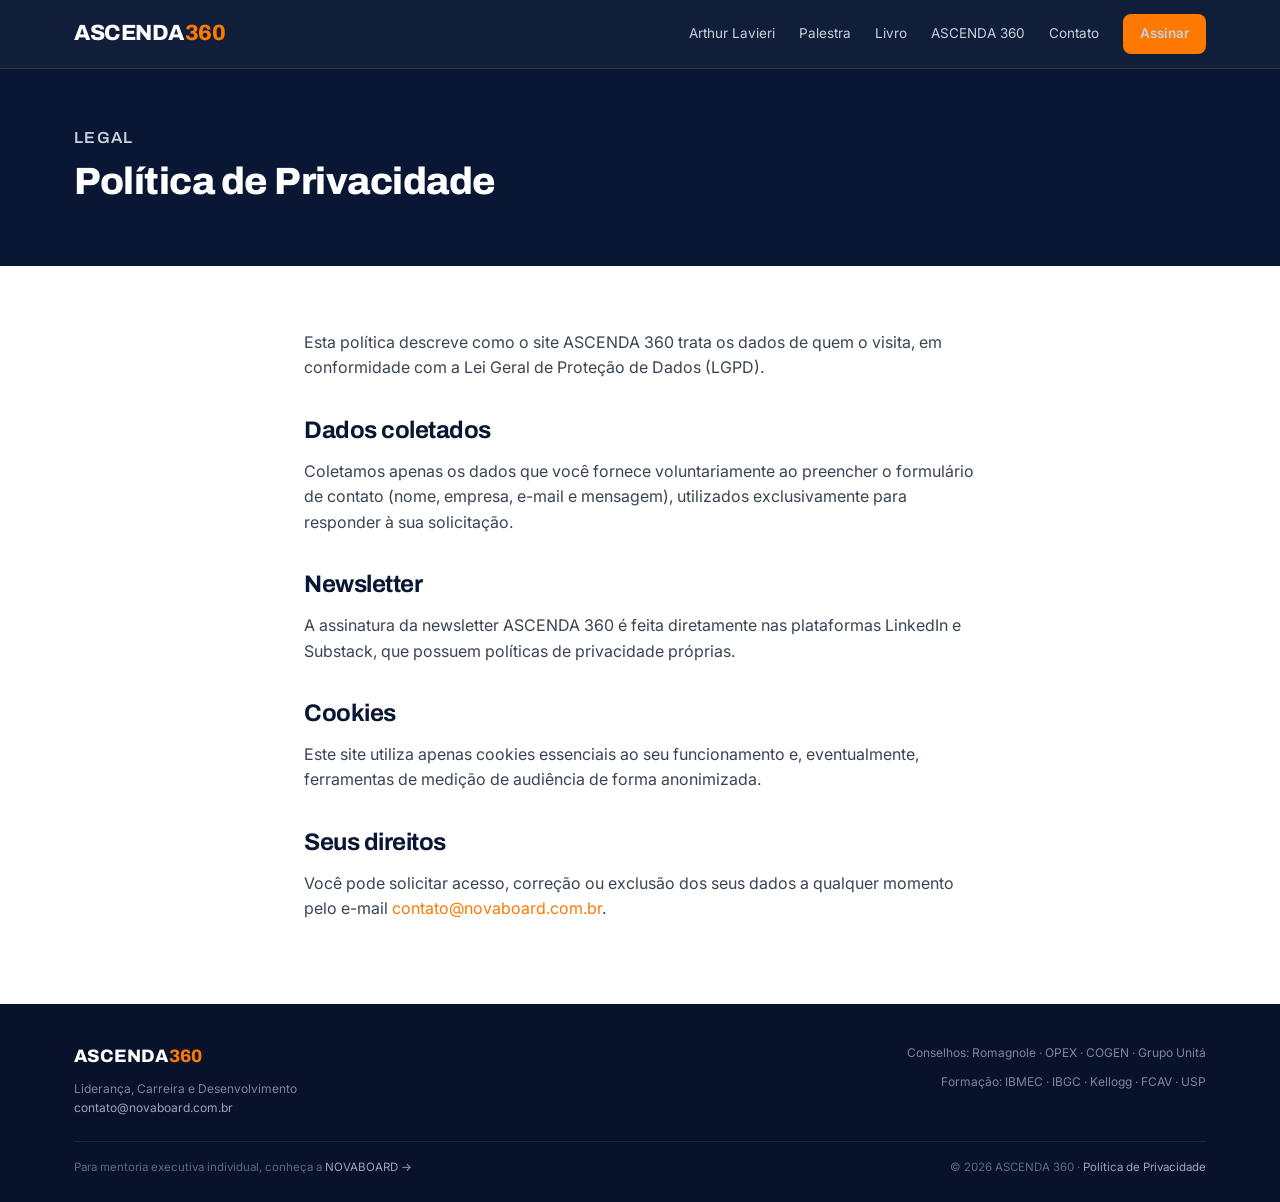
<file: privacidade.html>
<!DOCTYPE html>
<html lang="pt-BR">
<head>
<meta charset="UTF-8">
<meta name="viewport" content="width=device-width, initial-scale=1.0">
<title>Política de Privacidade — ASCENDA 360</title>
<meta name="description" content="Política de privacidade e tratamento de dados do site ASCENDA 360.">
<link rel="icon" type="image/png" href="img/favicon.png">
<link rel="apple-touch-icon" href="img/appicon.png">
<meta property="og:title" content="Política de Privacidade — ASCENDA 360">
<meta property="og:description" content="Política de privacidade e tratamento de dados do site ASCENDA 360.">
<meta property="og:type" content="website">
<link rel="preconnect" href="https://fonts.googleapis.com">
<link rel="preconnect" href="https://fonts.gstatic.com" crossorigin>
<link href="https://fonts.googleapis.com/css2?family=Archivo:wght@400;600;700;800&family=Inter:wght@400;500;600&display=swap" rel="stylesheet">
<link rel="stylesheet" href="css/style.css?v=20261027">
</head>
<body>
<header class="site-header">
  <div class="wrap">
    <a href="index.html" class="brand"><span class="b-white">ASCENDA</span><span class="b-orange">360</span></a>
    <button class="nav-toggle" aria-label="Menu">☰</button>
    <nav class="nav">
      <a href="sobre.html">Arthur Lavieri</a>
      <a href="palestra.html">Palestra</a>
      <a href="livro.html">Livro</a>
      <a href="acervo.html">ASCENDA 360</a>
      <a href="contato.html">Contato</a>
      <a href="acervo.html" class="btn btn-primary btn-sm">Assinar</a>
    </nav>
  </div>
</header>

<section class="page-head"><div class="wrap"><p class="kicker">Legal</p><h1>Política de Privacidade</h1></div></section>
<section class="section bg-white"><div class="wrap prose">
<p>Esta política descreve como o site ASCENDA 360 trata os dados de quem o visita, em conformidade com a Lei Geral de Proteção de Dados (LGPD).</p>
<h2>Dados coletados</h2>
<p>Coletamos apenas os dados que você fornece voluntariamente ao preencher o formulário de contato (nome, empresa, e-mail e mensagem), utilizados exclusivamente para responder à sua solicitação.</p>
<h2>Newsletter</h2>
<p>A assinatura da newsletter ASCENDA 360 é feita diretamente nas plataformas LinkedIn e Substack, que possuem políticas de privacidade próprias.</p>
<h2>Cookies</h2>
<p>Este site utiliza apenas cookies essenciais ao seu funcionamento e, eventualmente, ferramentas de medição de audiência de forma anonimizada.</p>
<h2>Seus direitos</h2>
<p>Você pode solicitar acesso, correção ou exclusão dos seus dados a qualquer momento pelo e-mail <a href="mailto:contato@novaboard.com.br" style="color:var(--orange)">contato@novaboard.com.br</a>.</p>
</div></section>
<footer class="site-footer">
  <div class="wrap">
    <div class="footer-top">
      <div>
        <div class="footer-brand"><span class="b-white" style="color:#fff">ASCENDA</span><span class="b-orange" style="color:var(--orange)">360</span></div>
        <p style="font-size:12px;color:#7C879D;line-height:1.6;margin:0">Liderança, Carreira e Desenvolvimento<br><a href="mailto:contato@novaboard.com.br" style="color:#9AA6BC">contato@novaboard.com.br</a></p>
      </div>
      <div class="footer-cols">
        <div style="margin-bottom:6px">Conselhos: Romagnole · OPEX · COGEN · Grupo Unitá</div>
        <div>Formação: IBMEC · IBGC · Kellogg · FCAV · USP</div>
      </div>
    </div>
    <div class="footer-bottom">
      <span>Para mentoria executiva individual, conheça a <a href="https://www.novaboard.com.br" target="_blank" rel="noopener">NOVABOARD →</a></span>
      <span>© 2026 ASCENDA 360 · <a href="privacidade.html">Política de Privacidade</a></span>
    </div>
  </div>
</footer>
<script src="js/main.js?v=20261027"></script>
</body>
</html>
</file>
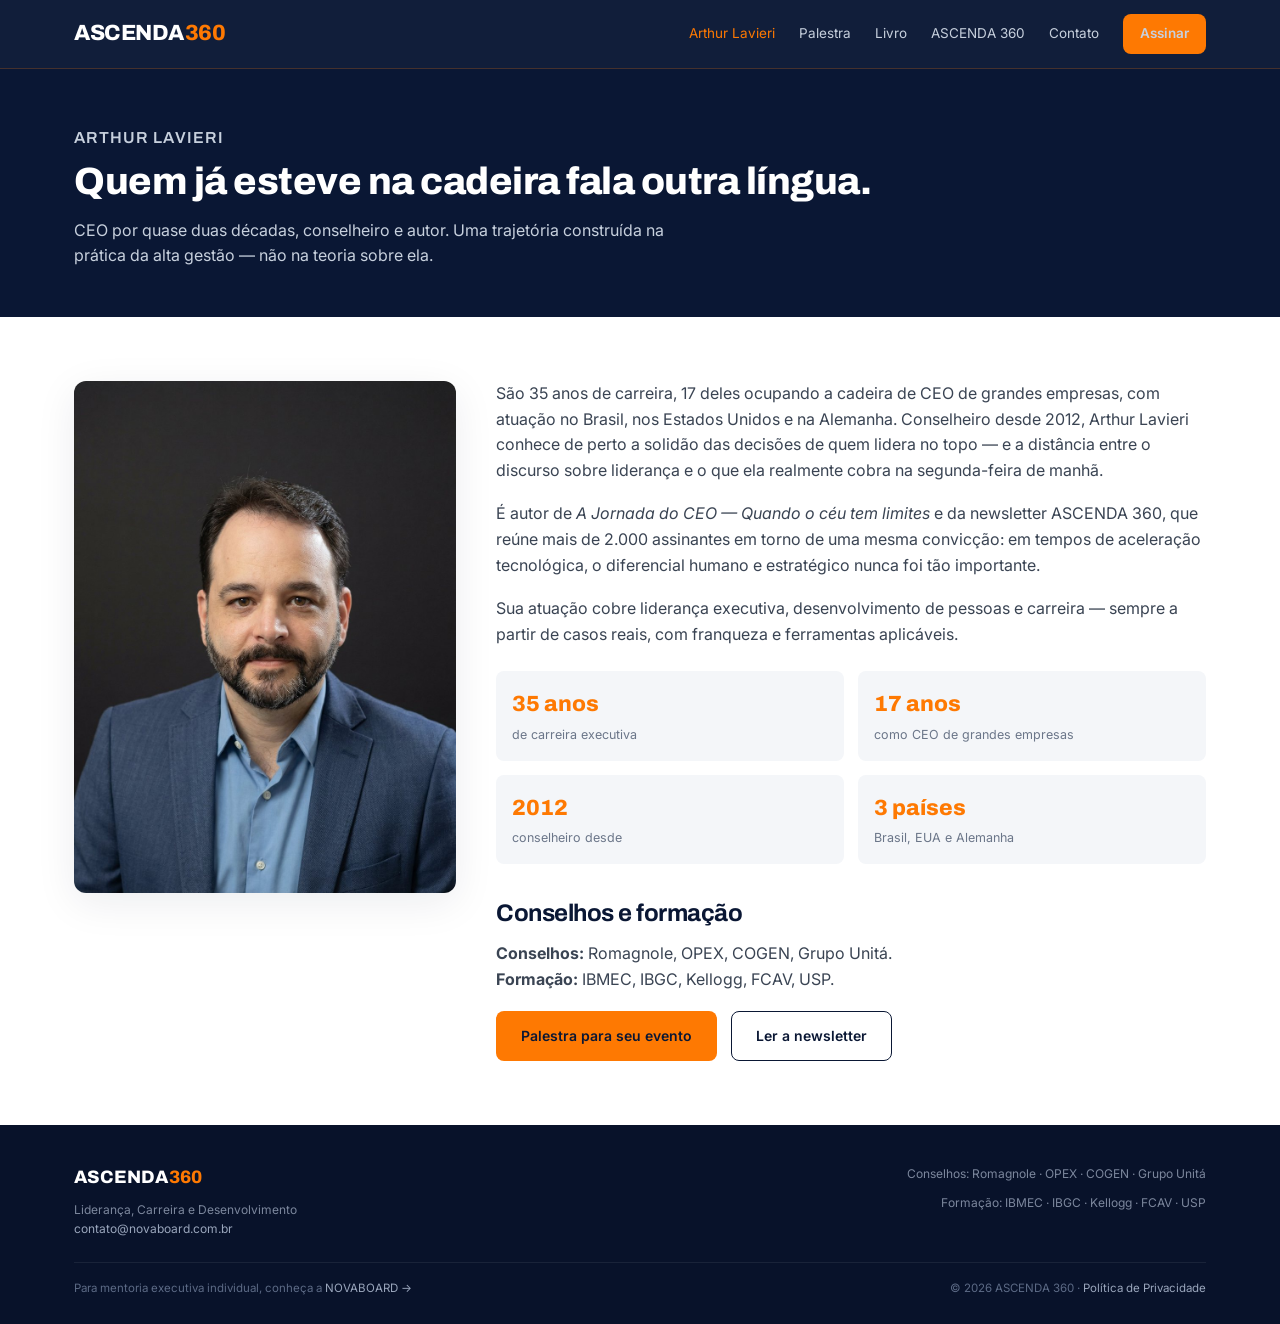
<file: sobre.html>
<!DOCTYPE html>
<html lang="pt-BR">
<head>
<meta charset="UTF-8">
<meta name="viewport" content="width=device-width, initial-scale=1.0">
<title>Arthur Lavieri — CEO, Conselheiro e Autor | ASCENDA 360</title>
<meta name="description" content="Arthur Lavieri: 35 anos de carreira, 17 como CEO, conselheiro desde 2012 e autor de A Jornada do CEO.">
<link rel="icon" type="image/png" href="img/favicon.png">
<link rel="apple-touch-icon" href="img/appicon.png">
<meta property="og:title" content="Arthur Lavieri — CEO, Conselheiro e Autor | ASCENDA 360">
<meta property="og:description" content="Arthur Lavieri: 35 anos de carreira, 17 como CEO, conselheiro desde 2012 e autor de A Jornada do CEO.">
<meta property="og:type" content="website">
<link rel="preconnect" href="https://fonts.googleapis.com">
<link rel="preconnect" href="https://fonts.gstatic.com" crossorigin>
<link href="https://fonts.googleapis.com/css2?family=Archivo:wght@400;600;700;800&family=Inter:wght@400;500;600&display=swap" rel="stylesheet">
<link rel="stylesheet" href="css/style.css?v=20261027">
</head>
<body>
<header class="site-header">
  <div class="wrap">
    <a href="index.html" class="brand"><span class="b-white">ASCENDA</span><span class="b-orange">360</span></a>
    <button class="nav-toggle" aria-label="Menu">☰</button>
    <nav class="nav">
      <a href="sobre.html" class="active">Arthur Lavieri</a>
      <a href="palestra.html">Palestra</a>
      <a href="livro.html">Livro</a>
      <a href="acervo.html">ASCENDA 360</a>
      <a href="contato.html">Contato</a>
      <a href="acervo.html" class="btn btn-primary btn-sm">Assinar</a>
    </nav>
  </div>
</header>

<section class="page-head">
  <div class="wrap"><p class="kicker">Arthur Lavieri</p>
  <h1>Quem já esteve na cadeira fala outra língua.</h1>
  <p>CEO por quase duas décadas, conselheiro e autor. Uma trajetória construída na prática da alta gestão — não na teoria sobre ela.</p></div>
</section>
<section class="section bg-white">
  <div class="wrap bio-grid">
    <img class="bio-photo" src="img/arthur-profile.jpg" alt="Arthur Lavieri">
    <div class="prose">
      <p>São 35 anos de carreira, 17 deles ocupando a cadeira de CEO de grandes empresas, com atuação no Brasil, nos Estados Unidos e na Alemanha. Conselheiro desde 2012, Arthur Lavieri conhece de perto a solidão das decisões de quem lidera no topo — e a distância entre o discurso sobre liderança e o que ela realmente cobra na segunda-feira de manhã.</p>
      <p>É autor de <em>A Jornada do CEO — Quando o céu tem limites</em> e da newsletter ASCENDA 360, que reúne mais de 2.000 assinantes em torno de uma mesma convicção: em tempos de aceleração tecnológica, o diferencial humano e estratégico nunca foi tão importante.</p>
      <p>Sua atuação cobre liderança executiva, desenvolvimento de pessoas e carreira — sempre a partir de casos reais, com franqueza e ferramentas aplicáveis.</p>
      <div class="facts">
        <div class="fact"><div class="n">35 anos</div><div class="l">de carreira executiva</div></div>
        <div class="fact"><div class="n">17 anos</div><div class="l">como CEO de grandes empresas</div></div>
        <div class="fact"><div class="n">2012</div><div class="l">conselheiro desde</div></div>
        <div class="fact"><div class="n">3 países</div><div class="l">Brasil, EUA e Alemanha</div></div>
      </div>
      <h2>Conselhos e formação</h2>
      <p><strong>Conselhos:</strong> Romagnole, OPEX, COGEN, Grupo Unitá.<br>
      <strong>Formação:</strong> IBMEC, IBGC, Kellogg, FCAV, USP.</p>
      <div class="hero-cta" style="margin-top:10px">
        <a href="palestra.html" class="btn btn-primary">Palestra para seu evento</a>
        <a href="acervo.html" class="btn btn-outline-dark">Ler a newsletter</a>
      </div>
    </div>
  </div>
</section>
<footer class="site-footer">
  <div class="wrap">
    <div class="footer-top">
      <div>
        <div class="footer-brand"><span class="b-white" style="color:#fff">ASCENDA</span><span class="b-orange" style="color:var(--orange)">360</span></div>
        <p style="font-size:12px;color:#7C879D;line-height:1.6;margin:0">Liderança, Carreira e Desenvolvimento<br><a href="mailto:contato@novaboard.com.br" style="color:#9AA6BC">contato@novaboard.com.br</a></p>
      </div>
      <div class="footer-cols">
        <div style="margin-bottom:6px">Conselhos: Romagnole · OPEX · COGEN · Grupo Unitá</div>
        <div>Formação: IBMEC · IBGC · Kellogg · FCAV · USP</div>
      </div>
    </div>
    <div class="footer-bottom">
      <span>Para mentoria executiva individual, conheça a <a href="https://www.novaboard.com.br" target="_blank" rel="noopener">NOVABOARD →</a></span>
      <span>© 2026 ASCENDA 360 · <a href="privacidade.html">Política de Privacidade</a></span>
    </div>
  </div>
</footer>
<script src="js/main.js?v=20261027"></script>
</body>
</html>
</file>
<file: css/style.css>
/* ===========================================================
   ASCENDA 360 — Estilos globais
   Paleta oficial: azul-marinho #0A1734 · laranja #FE7902 · off-white
   Tipografia: Archivo (display) + Inter (corpo)
   =========================================================== */

:root{
  --navy:#0A1734;
  --navy-deep:#08122A;
  --navy-card:#13203f;
  --orange:#FE7902;
  --orange-soft:rgba(254,121,2,0.14);
  --white:#FFFFFF;
  --offwhite:#F4F6F9;
  --ink:#0A1734;
  --muted:#6B7689;
  --muted-light:#9AA6BC;
  --line:#E2E6EC;
  --line-dark:rgba(255,255,255,0.07);
  --maxw:1180px;
  --radius:8px;
  --shadow:0 10px 40px rgba(10,23,52,0.08);
}

*{box-sizing:border-box;margin:0;padding:0}
html{scroll-behavior:smooth}
body{
  font-family:'Inter',-apple-system,sans-serif;
  color:var(--ink);
  background:var(--white);
  line-height:1.6;
  -webkit-font-smoothing:antialiased;
}
h1,h2,h3,.display{font-family:'Archivo',sans-serif;letter-spacing:-0.5px;line-height:1.15}
a{color:inherit;text-decoration:none}
img{max-width:100%;display:block}
.wrap{max-width:var(--maxw);margin:0 auto;padding:0 24px}

/* ---------- Botões ---------- */
.btn{display:inline-flex;align-items:center;gap:8px;font-weight:600;font-size:14px;
  padding:13px 24px;border-radius:var(--radius);cursor:pointer;border:1.5px solid transparent;
  transition:transform .15s ease,box-shadow .15s ease,background .15s ease;white-space:nowrap}
.btn:hover{transform:translateY(-2px)}
.btn-primary{background:var(--orange);color:var(--navy)}
.btn-primary:hover{box-shadow:0 8px 24px rgba(254,121,2,0.35)}
.btn-ghost{border-color:var(--orange);color:var(--orange);background:transparent}
.btn-ghost:hover{background:var(--orange-soft)}
.btn-dark{background:var(--navy);color:var(--white)}
.btn-outline-dark{border-color:var(--navy);color:var(--navy);background:transparent}
.btn-sm{padding:8px 16px;font-size:12.5px}

/* ---------- Header ---------- */
.site-header{position:sticky;top:0;z-index:100;background:rgba(10,23,52,0.97);
  backdrop-filter:saturate(140%) blur(8px);border-bottom:1px solid rgba(254,121,2,0.22)}
.site-header .wrap{display:flex;align-items:center;justify-content:space-between;padding-top:14px;padding-bottom:14px}
.brand{font-family:'Archivo',sans-serif;font-weight:800;font-size:22px;letter-spacing:-0.5px;display:flex;gap:1px}
.brand .b-white{color:#fff}.brand .b-orange{color:var(--orange)}
.nav{display:flex;align-items:center;gap:24px}
.nav a{font-size:13.5px;color:#C7D0DD;transition:color .15s}
.nav a:hover,.nav a.active{color:var(--orange)}
.nav-toggle{display:none;background:none;border:none;color:#fff;font-size:26px;cursor:pointer;line-height:1}

/* ---------- Footer ---------- */
.site-footer{background:var(--navy-deep);padding:38px 0 26px;color:var(--muted-light)}
.footer-top{display:flex;justify-content:space-between;flex-wrap:wrap;gap:24px}
.footer-brand{font-family:'Archivo',sans-serif;font-weight:800;font-size:18px;margin-bottom:8px;display:flex;gap:1px}
.footer-cols{font-size:12px;color:#7C879D;line-height:1.9;text-align:right}
.footer-bottom{border-top:1px solid var(--line-dark);margin-top:24px;padding-top:16px;
  display:flex;justify-content:space-between;flex-wrap:wrap;gap:10px;font-size:11.5px;color:#5C6A85}
.footer-bottom a{color:var(--muted-light)}
.footer-bottom a:hover{color:var(--orange)}

/* ---------- Seções utilitárias ---------- */
.kicker{font-family:'Archivo',sans-serif;font-size:13px;font-weight:600;color:var(--orange);
  letter-spacing:0.08em;text-transform:uppercase;margin-bottom:10px}
.section{padding:64px 0}
.section-sm{padding:44px 0}
.bg-navy{background:var(--navy);color:#fff}
.bg-light{background:var(--offwhite)}
.bg-white{background:#fff}
.center{text-align:center}

/* ---------- Hero ---------- */
.hero{background:var(--navy);color:#fff;padding:72px 0 60px;position:relative;overflow:hidden}
.hero::before{content:"";position:absolute;top:-30%;right:-10%;width:55%;height:160%;
  background:radial-gradient(circle,rgba(254,121,2,0.10) 0%,transparent 62%);pointer-events:none}
.hero .wrap{position:relative;display:grid;grid-template-columns:1.25fr .75fr;gap:44px;align-items:center}
.hero h1{font-size:42px;font-weight:800;margin:0 0 18px}
.hero h1 .hl{color:var(--orange)}
.hero p.lead{font-size:16.5px;color:#C7D0DD;max-width:460px;margin:0 0 30px}
.pill{display:inline-block;background:var(--orange-soft);color:var(--orange);font-size:12px;
  font-weight:500;padding:6px 14px;border-radius:20px;margin-bottom:22px;letter-spacing:0.05em}
.hero-photo{aspect-ratio:4/5;border-radius:14px;object-fit:cover;width:100%;box-shadow:var(--shadow);
  border:1px solid rgba(255,255,255,0.08)}
.hero-cta{display:flex;gap:14px;flex-wrap:wrap}

/* ---------- Barra de prova social ---------- */
.proof{background:var(--navy-deep);border-top:1px solid var(--line-dark);border-bottom:1px solid var(--line-dark)}
.proof .wrap{display:flex;justify-content:space-around;align-items:center;padding:24px;gap:16px;flex-wrap:wrap}
.proof-item{text-align:center}
.proof-num{font-family:'Archivo',sans-serif;font-weight:800;font-size:26px;color:var(--orange);
  display:inline-flex;align-items:center;gap:7px}
.proof-label{font-size:11.5px;color:var(--muted-light);margin-top:3px}
.proof-sep{width:1px;height:34px;background:rgba(255,255,255,0.10)}
.proof a.proof-item:hover .proof-num{text-decoration:underline}

/* ---------- Tese ---------- */
.these p{font-size:21px;line-height:1.5;color:var(--ink);max-width:700px;font-weight:400}
.these .dim{color:var(--muted)}

/* ---------- Eixos (cards) ---------- */
.eixos-grid{display:grid;grid-template-columns:repeat(3,1fr);gap:16px;margin-top:28px}
.eixo-card{background:#fff;border:0.5px solid var(--line);border-top:3px solid var(--orange);
  border-radius:var(--radius);padding:20px;transition:transform .15s,box-shadow .15s;cursor:pointer}
.eixo-card:hover{transform:translateY(-3px);box-shadow:var(--shadow)}
.eixo-card h3{font-size:15px;font-weight:600;color:var(--ink);margin-bottom:6px}
.eixo-card p{font-size:13px;color:var(--muted);line-height:1.5}

/* ---------- Blocos com imagem ---------- */
.split{display:grid;gap:36px;align-items:center}
.split.s-8-12{grid-template-columns:.8fr 1.2fr}
.split.s-6-14{grid-template-columns:.6fr 1.4fr}
.split img{border-radius:12px;object-fit:cover;width:100%}
.quote-lg{font-size:20px;line-height:1.45;color:#fff;margin-bottom:18px;font-weight:400}

/* ---------- Livro ---------- */
.book-cover{aspect-ratio:2/3;border-radius:8px;box-shadow:var(--shadow);object-fit:cover}
.book-title{font-size:25px;font-weight:800;margin:0 0 12px;line-height:1.2}
.book-title small{display:block;font-weight:400;font-size:18px;color:var(--muted);margin-top:4px}

/* ---------- CTA Newsletter ---------- */
.news-cta{text-align:center}
.news-cta h2{font-size:25px;font-weight:800;margin-bottom:8px}
.news-cta p{font-size:14.5px;color:var(--muted);max-width:500px;margin:0 auto 24px}
.news-cta .hero-cta{justify-content:center}

/* ---------- Acervo ---------- */
.filtros{display:flex;flex-wrap:wrap;gap:10px;margin:26px 0 30px}
.filtro{font-size:13px;padding:8px 16px;border-radius:20px;border:1px solid var(--line);
  background:#fff;color:var(--muted);cursor:pointer;transition:all .15s;font-weight:500}
.filtro:hover{border-color:var(--orange);color:var(--orange)}
.filtro.active{background:var(--navy);color:#fff;border-color:var(--navy)}
.edicoes-grid{display:grid;grid-template-columns:repeat(2,1fr);gap:14px}
.edicao-card{display:block;background:#fff;border:0.5px solid var(--line);border-radius:var(--radius);
  padding:18px 20px;transition:transform .15s,box-shadow .15s,border-color .15s;position:relative}
.edicao-card:hover{transform:translateY(-2px);box-shadow:var(--shadow);border-color:var(--orange)}
.edicao-meta{display:flex;align-items:center;gap:10px;margin-bottom:8px}
.edicao-num{font-family:'Archivo',sans-serif;font-weight:700;font-size:12px;color:var(--orange);
  background:var(--orange-soft);padding:3px 9px;border-radius:5px}
.edicao-eixo{font-size:11px;color:var(--muted-light);text-transform:uppercase;letter-spacing:0.04em}
.edicao-card h3{font-size:16px;font-weight:600;color:var(--ink);margin-bottom:6px;line-height:1.3}
.edicao-card p{font-size:13.5px;color:var(--muted);line-height:1.5}
.edicao-card .arrow{position:absolute;top:18px;right:18px;color:var(--line);transition:color .15s}
.edicao-card:hover .arrow{color:var(--orange)}
.acervo-count{font-size:13px;color:var(--muted);margin-bottom:4px}

/* ---------- Página interna: cabeçalho ---------- */
.page-head{background:var(--navy);color:#fff;padding:56px 0 48px}
.page-head h1{font-size:38px;font-weight:800;margin-bottom:14px}
.page-head p{font-size:16px;color:#C7D0DD;max-width:620px}

/* ---------- Conteúdo de página ---------- */
.prose{max-width:720px}
.prose p{margin-bottom:18px;font-size:16px;color:#3A4453}
.prose h2{font-size:24px;margin:36px 0 14px;color:var(--ink)}
.prose ul{margin:0 0 18px 20px}
.prose li{margin-bottom:8px;color:#3A4453}

/* ---------- Palestra: módulos ---------- */
.mod-grid{display:grid;grid-template-columns:repeat(3,1fr);gap:18px;margin-top:24px}
.mod-col{background:#fff;border:0.5px solid var(--line);border-radius:var(--radius);overflow:hidden}
.mod-col h3{background:var(--navy);color:#fff;font-size:15px;padding:14px 18px;font-weight:700}
.mod-col ul{list-style:none;padding:16px 18px}
.mod-col li{font-size:13.5px;color:#3A4453;padding:7px 0;border-bottom:1px solid var(--offwhite);
  display:flex;gap:8px}
.mod-col li:last-child{border-bottom:none}
.mod-col li::before{content:"›";color:var(--orange);font-weight:700}
.leva-grid{display:grid;grid-template-columns:repeat(3,1fr);gap:16px;margin-top:24px}
.leva-card{padding:18px;border-left:3px solid var(--orange);background:var(--offwhite);border-radius:0 var(--radius) var(--radius) 0}
.leva-card h3{font-size:15px;margin-bottom:6px;color:var(--ink)}
.leva-card p{font-size:13px;color:var(--muted)}
.formatos{display:flex;gap:16px;flex-wrap:wrap;margin-top:20px}
.formato{flex:1;min-width:220px;background:#fff;border:0.5px solid var(--line);border-radius:var(--radius);padding:20px}
.formato h3{font-size:16px;color:var(--orange);margin-bottom:6px}
.formato p{font-size:13.5px;color:var(--muted)}
.checklist{list-style:none;margin-top:18px}
.checklist li{padding:8px 0;font-size:14.5px;color:#3A4453;display:flex;gap:10px;align-items:flex-start}
.checklist li::before{content:"✓";color:var(--orange);font-weight:800;flex-shrink:0}

/* ---------- Form ---------- */
.form-card{background:#fff;border:0.5px solid var(--line);border-radius:12px;padding:30px;box-shadow:var(--shadow)}
.field{margin-bottom:18px}
.field label{display:block;font-size:13px;font-weight:600;color:var(--ink);margin-bottom:6px}
.field input,.field textarea,.field select{width:100%;padding:11px 14px;border:1px solid var(--line);
  border-radius:var(--radius);font-family:inherit;font-size:14px;color:var(--ink);background:#fff}
.field input:focus,.field textarea:focus,.field select:focus{outline:none;border-color:var(--orange)}
.field textarea{resize:vertical;min-height:110px}

/* ---------- Bio / timeline ---------- */
.bio-grid{display:grid;grid-template-columns:.7fr 1.3fr;gap:40px;align-items:start}
.bio-photo{border-radius:12px;width:100%;object-fit:cover;box-shadow:var(--shadow)}
.facts{display:grid;grid-template-columns:repeat(2,1fr);gap:14px;margin-top:24px}
.fact{background:var(--offwhite);border-radius:var(--radius);padding:16px}
.fact .n{font-family:'Archivo',sans-serif;font-weight:800;font-size:22px;color:var(--orange)}
.fact .l{font-size:12.5px;color:var(--muted);margin-top:2px}

/* ---------- Responsivo ---------- */
@media(max-width:880px){
  .hero .wrap,.split.s-8-12,.split.s-6-14,.bio-grid{grid-template-columns:1fr}
  .hero-photo{max-width:340px;margin:0 auto}
  .eixos-grid,.mod-grid,.leva-grid{grid-template-columns:1fr}
  .edicoes-grid{grid-template-columns:1fr}
  .hero h1{font-size:34px}
  .nav{display:none;position:absolute;top:100%;left:0;right:0;background:var(--navy);
    flex-direction:column;padding:18px 24px;gap:16px;border-bottom:1px solid var(--line-dark)}
  .nav.open{display:flex}
  .nav-toggle{display:block}
  .footer-cols{text-align:left}
  .facts{grid-template-columns:1fr}
  .page-head h1{font-size:30px}
}
@media(max-width:560px){
  .proof .wrap{gap:20px}.proof-sep{display:none}
  .hero-cta .btn,.news-cta .btn{width:100%;justify-content:center}
}

/* ---- Vídeo em destaque (home) ---- */
.split.s-video{grid-template-columns:minmax(260px,360px) 1fr;gap:56px}
.video-frame{position:relative;border-radius:14px;overflow:hidden;box-shadow:var(--shadow);background:#000;aspect-ratio:9/16}
.video-frame video{display:block;width:100%;height:100%;object-fit:cover}
.video-som{position:absolute;right:12px;bottom:12px;background:rgba(8,18,42,.82);color:#fff;border:1px solid var(--orange);
  border-radius:999px;padding:8px 14px;font:600 13px 'Inter',sans-serif;cursor:pointer}
.video-som:hover{background:var(--orange);color:var(--navy)}
@media(max-width:880px){
  .split.s-video{grid-template-columns:1fr;gap:28px}
  .video-frame{max-width:340px;margin:0 auto}
}
</file>
